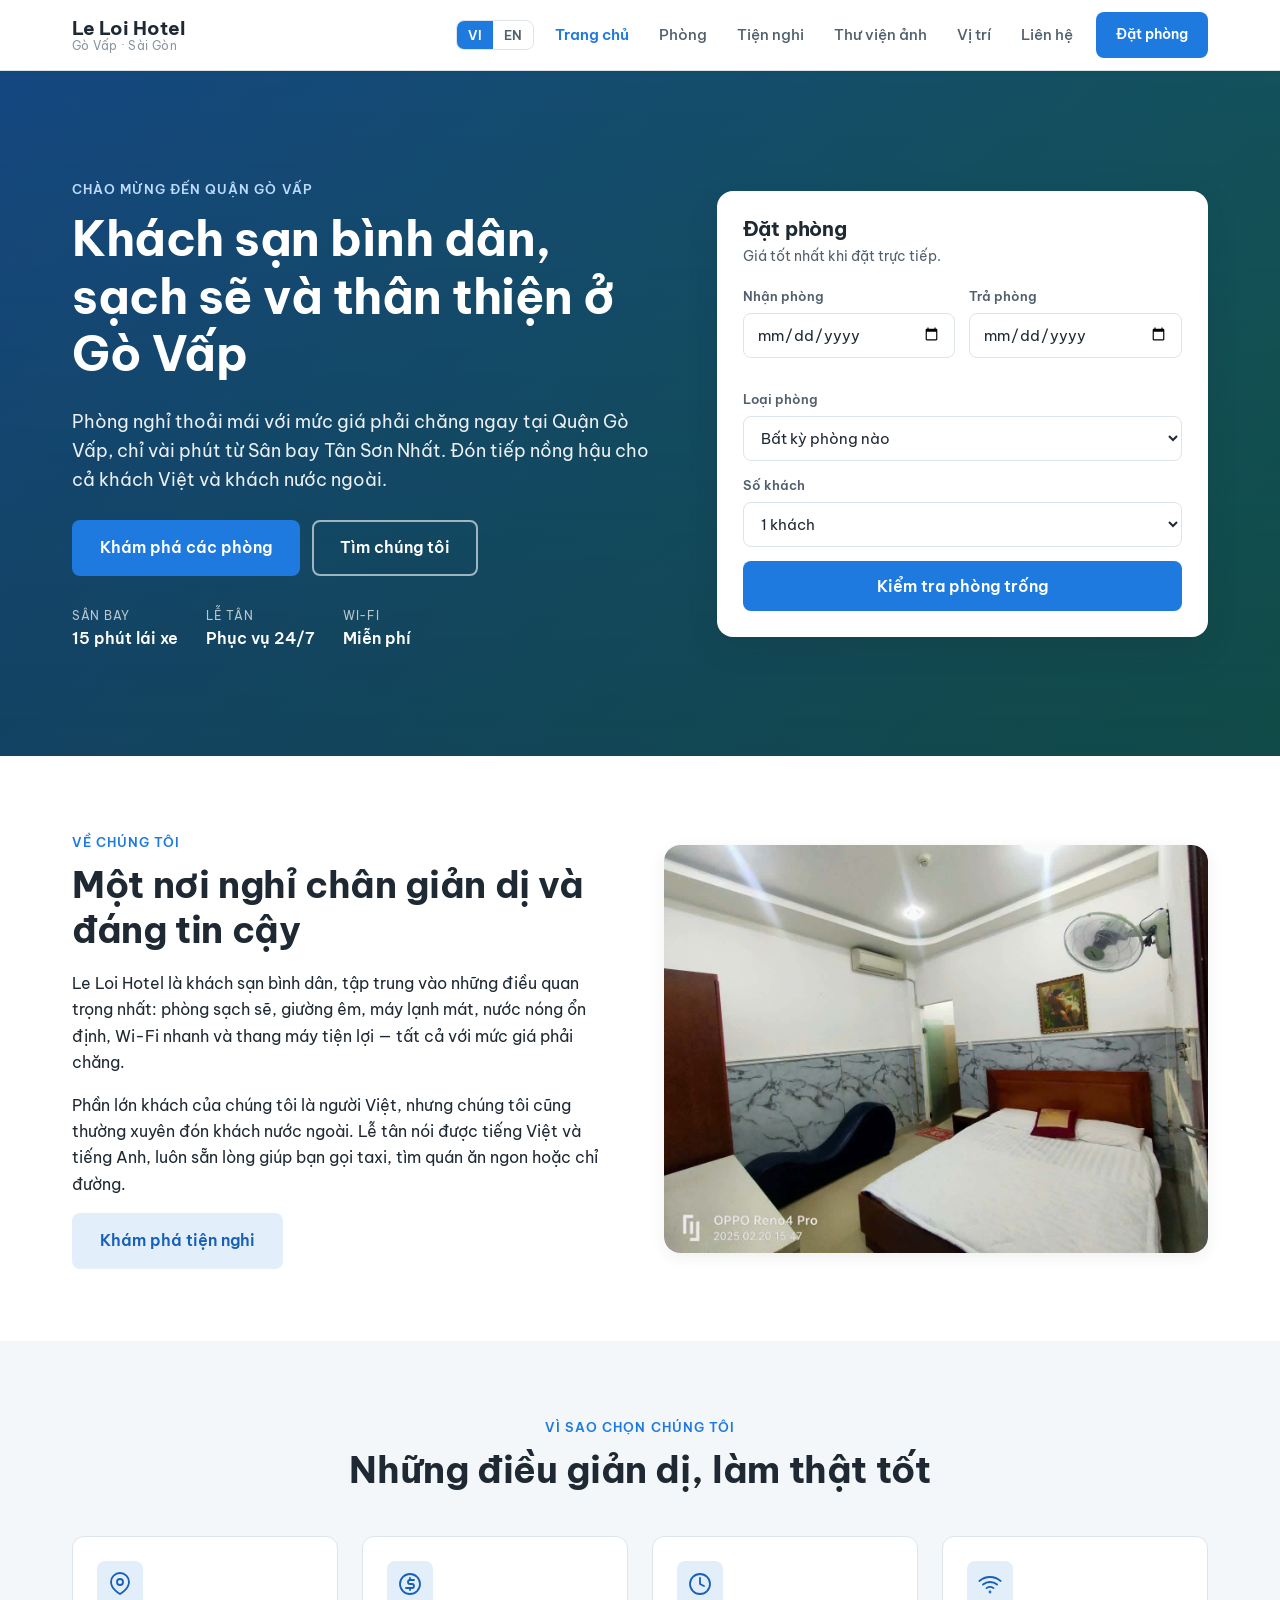
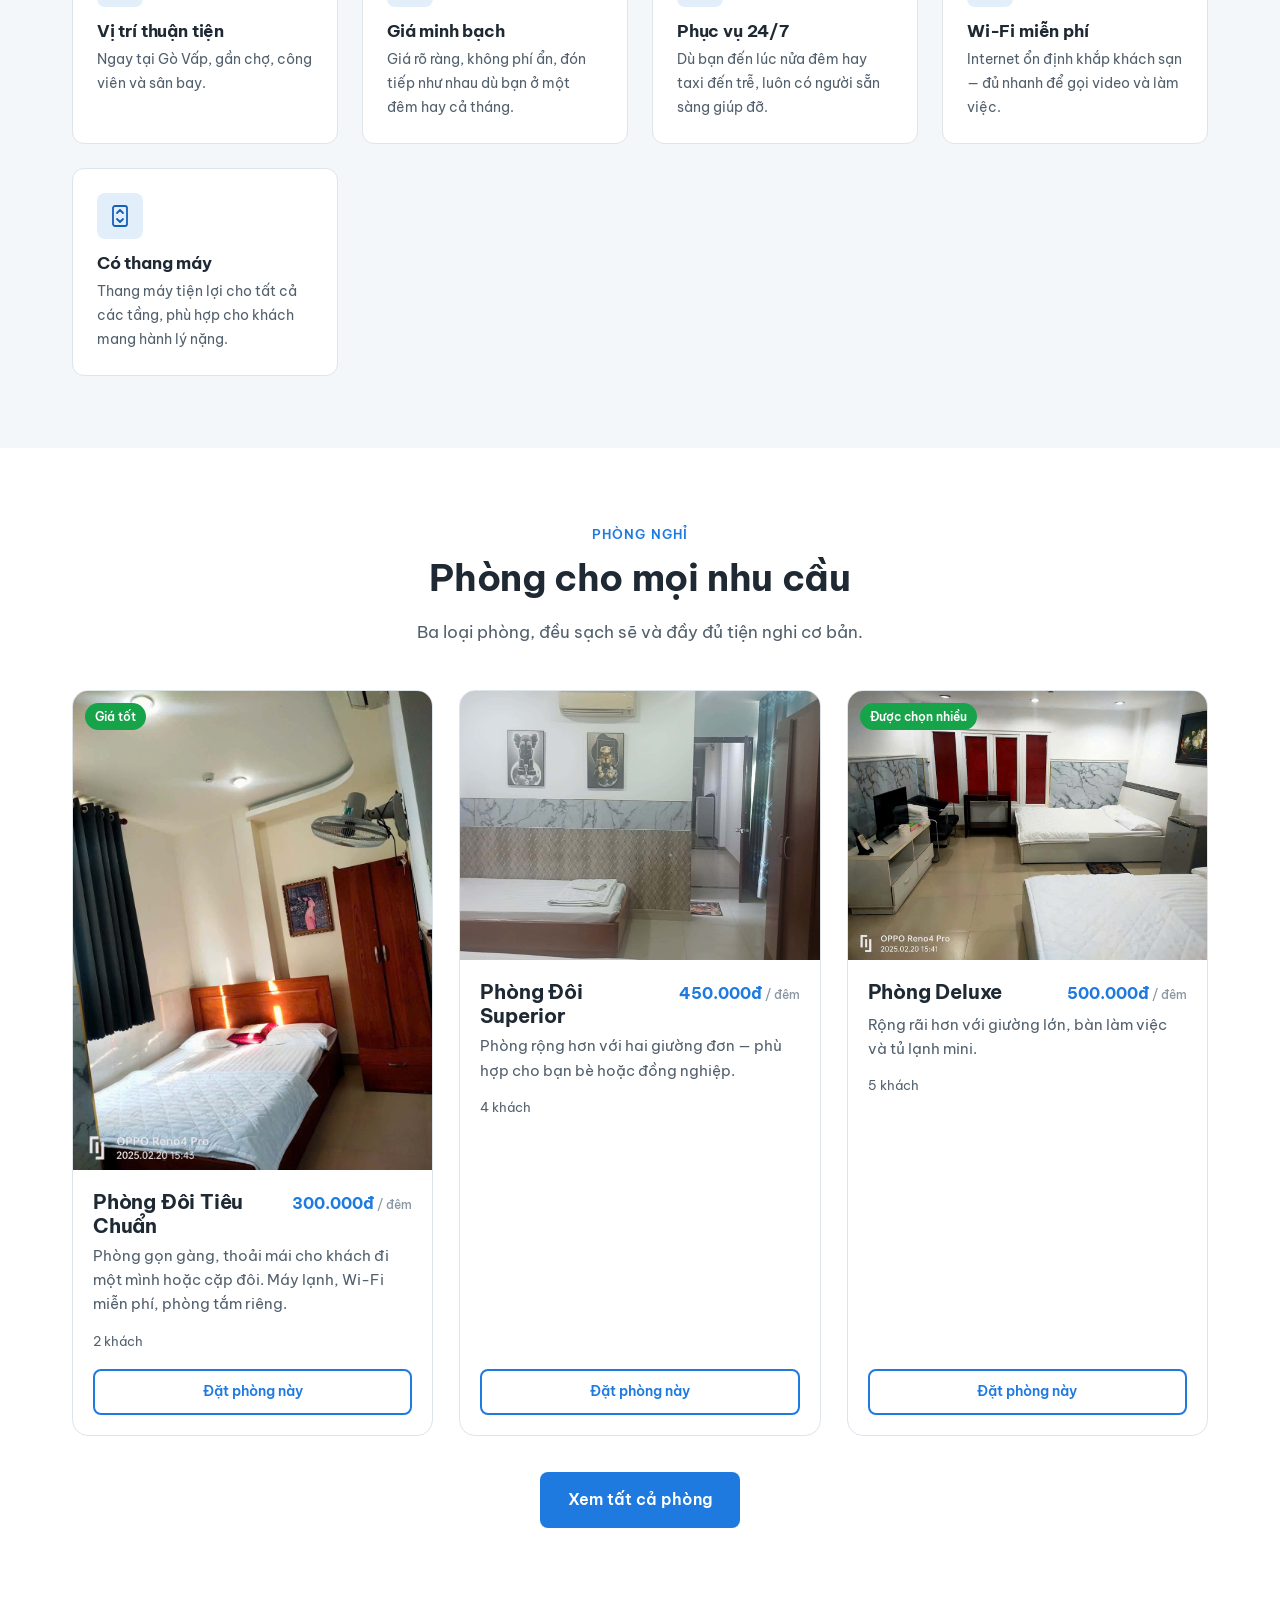
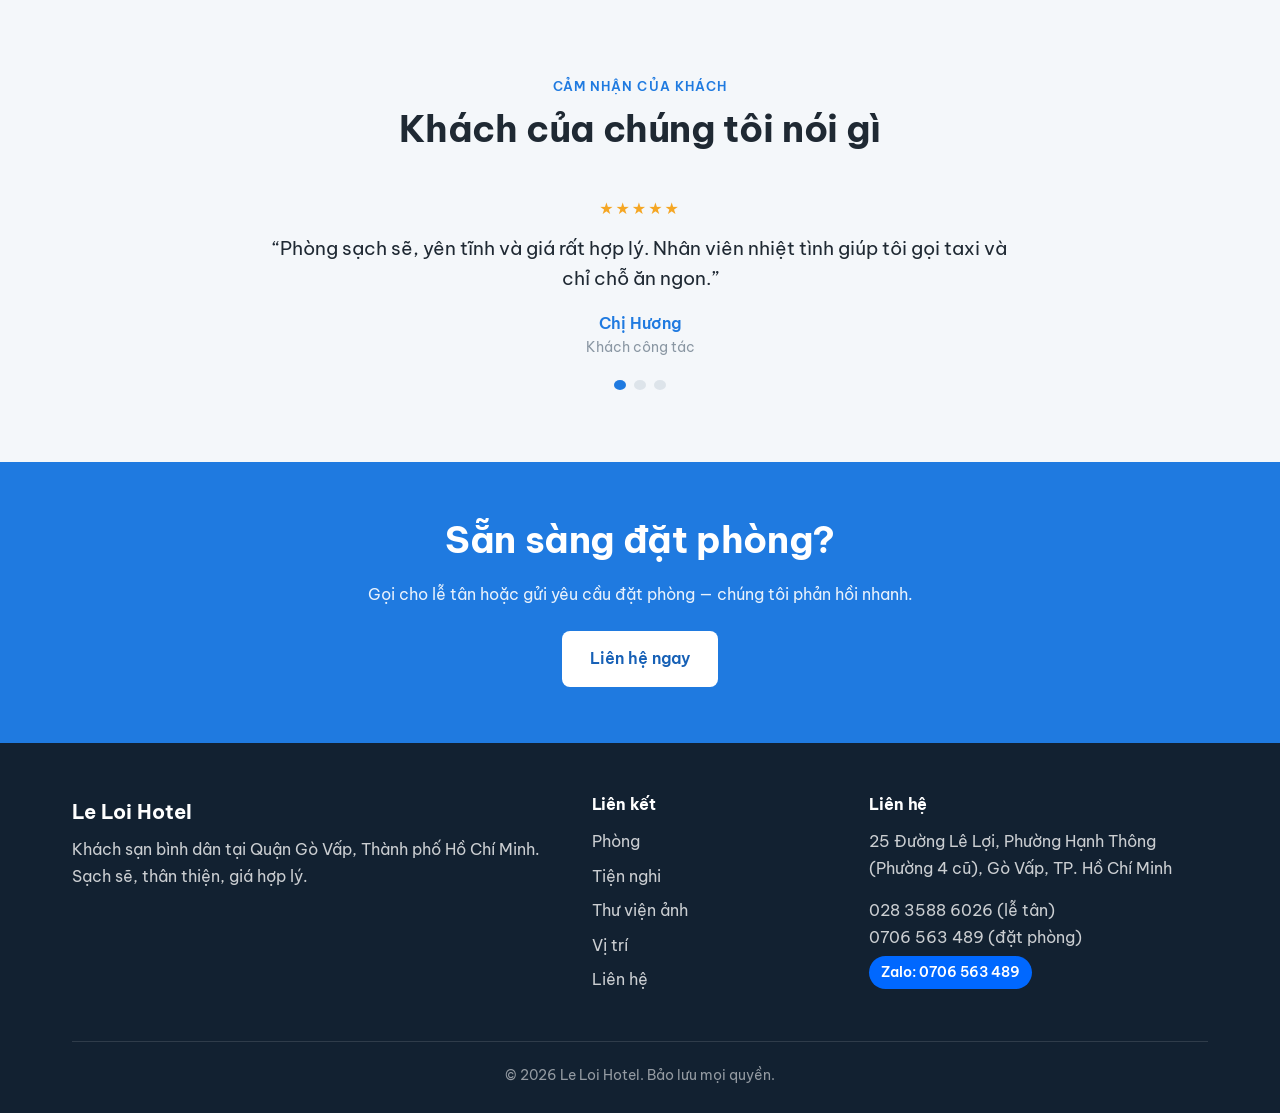
<file: index.html>
<!doctype html>
<html lang="vi">
<head>
  <meta charset="utf-8">
  <meta name="viewport" content="width=device-width, initial-scale=1">
  <title>Le Loi Hotel — Khách sạn bình dân tại Gò Vấp, TP.HCM</title>
  <meta name="description" content="Le Loi Hotel — khách sạn bình dân, sạch sẽ tại 25 Đường Lê Lợi, Phường Hạnh Thông, Gò Vấp, TP.HCM. Gần sân bay Tân Sơn Nhất. Budget hotel in Go Vap, HCMC.">
  <meta name="theme-color" content="#1f7ae0">
  <link rel="icon" href="data:image/svg+xml,%3Csvg xmlns='http://www.w3.org/2000/svg' viewBox='0 0 100 100'%3E%3Crect width='100' height='100' rx='20' fill='%231f7ae0'/%3E%3Ctext x='50' y='70' font-family='Segoe UI,sans-serif' font-size='58' font-weight='700' fill='white' text-anchor='middle'%3EL%3C/text%3E%3C/svg%3E">
  <link rel="preconnect" href="https://fonts.googleapis.com">
  <link rel="preconnect" href="https://fonts.gstatic.com" crossorigin>
  <link href="https://fonts.googleapis.com/css2?family=Be+Vietnam+Pro:wght@400;500;600;700&display=swap" rel="stylesheet">
  <link rel="stylesheet" href="css/style.css">
</head>
<body data-title-key="meta.title.home">

  <!-- NAV -->
  <header class="nav" role="banner">
    <div class="container">
      <div class="nav__inner">
        <a href="index.html" class="nav__brand">
          <span class="nav__brand-name">Le Loi Hotel</span>
          <span class="nav__brand-tag" data-i18n="brand.tag">Gò Vấp · Sài Gòn</span>
        </a>
        <div class="nav__right">
          <div class="lang-switch" role="group" aria-label="Language">
            <button class="lang-switch__btn is-active" data-lang="vi" type="button">VI</button>
            <button class="lang-switch__btn" data-lang="en" type="button">EN</button>
          </div>
          <button class="nav__toggle" type="button" aria-label="Menu" aria-expanded="false">
            <span></span><span></span><span></span>
          </button>
          <nav class="nav__menu" aria-label="Main">
            <a href="index.html" class="nav__link is-active" data-i18n="nav.home">Trang chủ</a>
            <a href="rooms.html" class="nav__link" data-i18n="nav.rooms">Phòng</a>
            <a href="amenities.html" class="nav__link" data-i18n="nav.amenities">Tiện nghi</a>
            <a href="gallery.html" class="nav__link" data-i18n="nav.gallery">Thư viện ảnh</a>
            <a href="location.html" class="nav__link" data-i18n="nav.location">Vị trí</a>
            <a href="contact.html" class="nav__link" data-i18n="nav.contact">Liên hệ</a>
            <a href="#booking" class="btn btn--primary btn--sm nav__cta" data-i18n="nav.book">Đặt phòng</a>
          </nav>
        </div>
      </div>
    </div>
  </header>

  <!-- HERO -->
  <section class="hero" id="booking">
    <div class="container">
      <div class="hero__grid">
        <div class="hero__copy reveal">
          <span class="eyebrow" data-i18n="hero.eyebrow">Chào mừng đến Quận Gò Vấp</span>
          <h1 data-i18n="hero.title">Khách sạn bình dân, sạch sẽ và thân thiện ở Gò Vấp</h1>
          <p class="hero__lead" data-i18n="hero.lead">Phòng nghỉ thoải mái với mức giá phải chăng ngay tại Quận Gò Vấp, chỉ vài phút từ Sân bay Tân Sơn Nhất. Đón tiếp nồng hậu cho cả khách Việt và khách nước ngoài.</p>
          <div style="display:flex; gap:12px; flex-wrap:wrap;">
            <a href="rooms.html" class="btn btn--primary" data-i18n="btn.exploreRooms">Khám phá các phòng</a>
            <a href="location.html" class="btn btn--outline" style="color:#fff; border-color:rgba(255,255,255,0.6);" data-i18n="btn.findUs">Tìm chúng tôi</a>
          </div>
          <div class="hero__meta">
            <div class="hero__meta-item"><span class="label" data-i18n="hero.metaAirport">Sân bay</span><span class="value" data-i18n="hero.metaAirportV">15 phút lái xe</span></div>
            <div class="hero__meta-item"><span class="label" data-i18n="hero.metaDesk">Lễ tân</span><span class="value" data-i18n="hero.metaDeskV">Phục vụ 24/7</span></div>
            <div class="hero__meta-item"><span class="label" data-i18n="hero.metaWifi">Wi-Fi</span><span class="value" data-i18n="hero.metaWifiV">Miễn phí</span></div>
          </div>
        </div>

        <!-- Booking widget -->
        <div class="booking-card reveal">
          <h3 data-i18n="book.title">Đặt phòng</h3>
          <p class="booking-card__sub" data-i18n="book.sub">Giá tốt nhất khi đặt trực tiếp.</p>
          <form data-booking-form novalidate>
            <div class="booking-grid">
              <div class="field">
                <label for="ci" data-i18n="book.checkin">Nhận phòng</label>
                <input type="date" id="ci" name="checkin">
                <span class="field__error"></span>
              </div>
              <div class="field">
                <label for="co" data-i18n="book.checkout">Trả phòng</label>
                <input type="date" id="co" name="checkout">
                <span class="field__error"></span>
              </div>
            </div>
            <div class="field">
              <label for="rt" data-i18n="book.roomtype">Loại phòng</label>
              <select id="rt" name="roomtype">
                <option value="any" data-i18n="book.anyRoom">Bất kỳ phòng nào</option>
                <option value="standard" data-i18n="room.std">Phòng Đôi Tiêu Chuẩn</option>
                <option value="superior" data-i18n="room.sup">Phòng Đôi Superior</option>
                <option value="deluxe" data-i18n="room.dlx">Phòng Deluxe</option>
              </select>
            </div>
            <div class="field">
              <label for="gs" data-i18n="book.guests">Số khách</label>
              <select id="gs" name="guests">
                <option value="1" data-i18n="book.g1">1 khách</option>
                <option value="2" data-i18n="book.g2">2 khách</option>
                <option value="3" data-i18n="book.g3">3 khách</option>
                <option value="4" data-i18n="book.g4">4 khách</option>
              </select>
            </div>
            <button type="submit" class="btn btn--primary btn--block" data-i18n="btn.checkAvail">Kiểm tra phòng trống</button>
          </form>
        </div>
      </div>
    </div>
  </section>

  <!-- WELCOME -->
  <section class="section">
    <div class="container">
      <div class="welcome__grid">
        <div class="welcome__copy reveal">
          <span class="eyebrow" data-i18n="welcome.eyebrow">Về chúng tôi</span>
          <h2 data-i18n="welcome.title">Một nơi nghỉ chân giản dị và đáng tin cậy</h2>
          <p data-i18n="welcome.p1">Le Loi Hotel là khách sạn bình dân, tập trung vào những điều quan trọng nhất: phòng sạch sẽ, giường êm, máy lạnh mát, nước nóng ổn định, Wi-Fi nhanh và thang máy tiện lợi — tất cả với mức giá phải chăng.</p>
          <p data-i18n="welcome.p2">Phần lớn khách của chúng tôi là người Việt, nhưng chúng tôi cũng thường xuyên đón khách nước ngoài. Lễ tân nói được tiếng Việt và tiếng Anh, luôn sẵn lòng giúp bạn gọi taxi, tìm quán ăn ngon hoặc chỉ đường.</p>
          <a href="amenities.html" class="btn btn--ghost" data-i18n="btn.amenities">Khám phá tiện nghi</a>
        </div>
        <div class="welcome__image reveal">
          <div class="split__image" style="overflow:hidden;">
            <img src="images/96a55f16-1e61-4a62-a44d-4a5acb9797bd.jpeg" alt="Phòng nghỉ Le Loi Hotel" style="width:100%;height:100%;object-fit:cover;">
          </div>
        </div>
      </div>
    </div>
  </section>

  <!-- WHY US -->
  <section class="section section--soft">
    <div class="container">
      <div class="section-header reveal">
        <span class="eyebrow" data-i18n="why.eyebrow">Vì sao chọn chúng tôi</span>
        <h2 data-i18n="why.title">Những điều giản dị, làm thật tốt</h2>
      </div>
      <div class="feature-grid">
        <div class="feature reveal">
          <div class="feature__icon" aria-hidden="true"><svg viewBox="0 0 24 24" fill="none" stroke="currentColor" stroke-width="1.8" stroke-linecap="round" stroke-linejoin="round"><path d="M21 10c0 7-9 12-9 12s-9-5-9-12a9 9 0 0 1 18 0z"/><circle cx="12" cy="10" r="3"/></svg></div>
          <h3 data-i18n="why.loc">Vị trí thuận tiện</h3>
          <p data-i18n="why.locP">Ngay tại Gò Vấp, gần chợ, công viên và sân bay.</p>
        </div>
        <div class="feature reveal">
          <div class="feature__icon" aria-hidden="true"><svg viewBox="0 0 24 24" fill="none" stroke="currentColor" stroke-width="1.8" stroke-linecap="round" stroke-linejoin="round"><circle cx="12" cy="12" r="10"/><path d="M16 8h-4a2 2 0 0 0 0 4h2a2 2 0 0 1 0 4H8"/><path d="M12 6v2M12 16v2"/></svg></div>
          <h3 data-i18n="why.price">Giá minh bạch</h3>
          <p data-i18n="why.priceP">Giá rõ ràng, không phí ẩn, đón tiếp như nhau dù bạn ở một đêm hay cả tháng.</p>
        </div>
        <div class="feature reveal">
          <div class="feature__icon" aria-hidden="true"><svg viewBox="0 0 24 24" fill="none" stroke="currentColor" stroke-width="1.8" stroke-linecap="round" stroke-linejoin="round"><circle cx="12" cy="12" r="10"/><polyline points="12 6 12 12 16 14"/></svg></div>
          <h3 data-i18n="why.service">Phục vụ 24/7</h3>
          <p data-i18n="why.serviceP">Dù bạn đến lúc nửa đêm hay taxi đến trễ, luôn có người sẵn sàng giúp đỡ.</p>
        </div>
        <div class="feature reveal">
          <div class="feature__icon" aria-hidden="true"><svg viewBox="0 0 24 24" fill="none" stroke="currentColor" stroke-width="1.8" stroke-linecap="round" stroke-linejoin="round"><path d="M5 12.55a11 11 0 0 1 14.08 0"/><path d="M1.42 9a16 16 0 0 1 21.16 0"/><path d="M8.53 16.11a6 6 0 0 1 6.95 0"/><circle cx="12" cy="20" r="0.5" fill="currentColor"/></svg></div>
          <h3 data-i18n="why.wifi">Wi-Fi miễn phí</h3>
          <p data-i18n="why.wifiP">Internet ổn định khắp khách sạn — đủ nhanh để gọi video và làm việc.</p>
        </div>
        <div class="feature reveal">
          <div class="feature__icon" aria-hidden="true"><svg viewBox="0 0 24 24" fill="none" stroke="currentColor" stroke-width="1.8" stroke-linecap="round" stroke-linejoin="round"><rect x="5" y="2" width="14" height="20" rx="2"/><path d="M9 9l3-3 3 3"/><path d="M9 15l3 3 3-3"/></svg></div>
          <h3 data-i18n="why.elevator">Có thang máy</h3>
          <p data-i18n="why.elevatorP">Thang máy tiện lợi cho tất cả các tầng, phù hợp cho khách mang hành lý nặng.</p>
        </div>
      </div>
    </div>
  </section>

  <!-- FEATURED ROOMS -->
  <section class="section">
    <div class="container">
      <div class="section-header reveal">
        <span class="eyebrow" data-i18n="rooms.eyebrow">Phòng nghỉ</span>
        <h2 data-i18n="rooms.title">Phòng cho mọi nhu cầu</h2>
        <p data-i18n="rooms.lead">Bốn loại phòng, đều sạch sẽ và đầy đủ tiện nghi cơ bản.</p>
      </div>
      <div class="card-grid">
        <article class="room-card reveal">
          <div class="room-card__img"><img src="images/0e4d5ff3-4f43-43a6-987d-24e85d089cef.jpeg" alt="Phòng Đôi Tiêu Chuẩn" style="width:100%;height:100%;object-fit:cover;"><span class="room-card__badge" data-i18n="room.badgeValue">Giá tốt</span></div>
          <div class="room-card__body">
            <div class="room-card__title"><h3 data-i18n="room.std">Phòng Đôi Tiêu Chuẩn</h3><span class="room-card__price">300.000đ<small> <span data-i18n="room.perNight">/ đêm</span></small></span></div>
            <p class="room-card__desc" data-i18n="room.stdDesc">Phòng gọn gàng, thoải mái cho khách đi một mình hoặc cặp đôi. Máy lạnh, Wi-Fi miễn phí, phòng tắm riêng.</p>
            <div class="room-card__meta"><span data-i18n="room.sleeps2">2 khách</span></div>
            <a href="rooms.html" class="btn btn--outline btn--sm" data-i18n="btn.bookRoom">Đặt phòng này</a>
          </div>
        </article>
        <article class="room-card reveal">
          <div class="room-card__img"><img src="images/47103183-7f18-4995-8cfc-9876e59dd72d.jpeg" alt="Phòng Đôi Superior" style="width:100%;height:100%;object-fit:cover;"></div>
          <div class="room-card__body">
            <div class="room-card__title"><h3 data-i18n="room.sup">Phòng Đôi Superior</h3><span class="room-card__price">450.000đ<small> <span data-i18n="room.perNight">/ đêm</span></small></span></div>
            <p class="room-card__desc" data-i18n="room.supDesc">Phòng rộng hơn với hai giường đơn — phù hợp cho bạn bè hoặc đồng nghiệp.</p>
            <div class="room-card__meta"><span data-i18n="room.sleeps4">4 khách</span></div>
            <a href="rooms.html" class="btn btn--outline btn--sm" data-i18n="btn.bookRoom">Đặt phòng này</a>
          </div>
        </article>
        <article class="room-card reveal">
          <div class="room-card__img"><img src="images/56a2ba44-d0be-487e-beaf-c883d0c51fb4.jpeg" alt="Phòng Deluxe" style="width:100%;height:100%;object-fit:cover;"><span class="room-card__badge" data-i18n="room.badgePopular">Được chọn nhiều</span></div>
          <div class="room-card__body">
            <div class="room-card__title"><h3 data-i18n="room.dlx">Phòng Deluxe</h3><span class="room-card__price">500.000đ<small> <span data-i18n="room.perNight">/ đêm</span></small></span></div>
            <p class="room-card__desc" data-i18n="room.dlxDesc">Rộng rãi hơn với giường lớn, bàn làm việc và tủ lạnh mini.</p>
            <div class="room-card__meta"><span data-i18n="room.sleeps5">5 khách</span></div>
            <a href="rooms.html" class="btn btn--outline btn--sm" data-i18n="btn.bookRoom">Đặt phòng này</a>
          </div>
        </article>
      </div>
      <div class="text-center" style="margin-top:36px;">
        <a href="rooms.html" class="btn btn--primary" data-i18n="btn.viewAll">Xem tất cả phòng</a>
      </div>
    </div>
  </section>

  <!-- TESTIMONIALS -->
  <section class="section section--soft">
    <div class="container">
      <div class="section-header reveal">
        <span class="eyebrow" data-i18n="test.eyebrow">Cảm nhận của khách</span>
        <h2 data-i18n="test.title">Khách của chúng tôi nói gì</h2>
      </div>
      <div class="testimonial-carousel reveal" data-testimonials>
        <div class="testimonial is-active">
          <div class="testimonial__stars">★★★★★</div>
          <p class="testimonial__quote" data-i18n="test.q1">“Phòng sạch sẽ, yên tĩnh và giá rất hợp lý...”</p>
          <div class="testimonial__author" data-i18n="test.a1">Chị Hương</div>
          <div class="testimonial__role" data-i18n="test.r1">Khách công tác</div>
        </div>
        <div class="testimonial">
          <div class="testimonial__stars">★★★★★</div>
          <p class="testimonial__quote" data-i18n="test.q2">“Stayed two weeks while working in Saigon...”</p>
          <div class="testimonial__author" data-i18n="test.a2">David</div>
          <div class="testimonial__role" data-i18n="test.r2">Khách nước ngoài</div>
        </div>
        <div class="testimonial">
          <div class="testimonial__stars">★★★★★</div>
          <p class="testimonial__quote" data-i18n="test.q3">“Gia đình tôi bốn người ở phòng gia đình rất thoải mái...”</p>
          <div class="testimonial__author" data-i18n="test.a3">Anh Tuấn</div>
          <div class="testimonial__role" data-i18n="test.r3">Gia đình bốn người</div>
        </div>
        <div class="testimonial-dots">
          <button class="testimonial-dot is-active" aria-label="1"></button>
          <button class="testimonial-dot" aria-label="2"></button>
          <button class="testimonial-dot" aria-label="3"></button>
        </div>
      </div>
    </div>
  </section>

  <!-- CTA -->
  <section class="cta-band">
    <div class="container reveal">
      <h2 data-i18n="cta.title">Sẵn sàng đặt phòng?</h2>
      <p data-i18n="cta.lead">Gọi cho lễ tân hoặc gửi yêu cầu đặt phòng — chúng tôi phản hồi nhanh.</p>
      <a href="contact.html" class="btn btn--primary" data-i18n="cta.btn">Liên hệ ngay</a>
    </div>
  </section>

  <!-- FOOTER -->
  <footer class="footer">
    <div class="container">
      <div class="footer__grid">
        <div>
          <div class="footer__brand-name">Le Loi Hotel</div>
          <p data-i18n="foot.about">Khách sạn bình dân tại Quận Gò Vấp, Thành phố Hồ Chí Minh. Sạch sẽ, thân thiện, giá hợp lý.</p>
        </div>
        <div>
          <h4 data-i18n="foot.links">Liên kết</h4>
          <ul class="footer__links">
            <li><a href="rooms.html" data-i18n="nav.rooms">Phòng</a></li>
            <li><a href="amenities.html" data-i18n="nav.amenities">Tiện nghi</a></li>
            <li><a href="gallery.html" data-i18n="nav.gallery">Thư viện ảnh</a></li>
            <li><a href="location.html" data-i18n="nav.location">Vị trí</a></li>
            <li><a href="contact.html" data-i18n="nav.contact">Liên hệ</a></li>
          </ul>
        </div>
        <div>
          <h4 data-i18n="foot.contact">Liên hệ</h4>
          <p data-i18n="foot.addr">25 Đường Lê Lợi, Phường Hạnh Thông (Phường 4 cũ), Gò Vấp, TP. Hồ Chí Minh</p>
          <p>028 3588 6026 (lễ tân)<br>0706 563 489 (đặt phòng)<br><a href="https://zalo.me/0706563489" target="_blank" rel="noopener" class="zalo-link">Zalo: 0706 563 489</a></p>
        </div>
      </div>
      <div class="footer__bottom">
        © <span data-year>2026</span> Le Loi Hotel. <span data-i18n="foot.rights">Bảo lưu mọi quyền.</span>
      </div>
    </div>
  </footer>

  <!-- BOOKING MODAL -->
  <div class="modal" id="booking-modal" role="dialog" aria-modal="true" aria-labelledby="modal-title">
    <div class="modal__overlay" data-modal-close></div>
    <div class="modal__dialog">
      <button class="modal__close" data-modal-close aria-label="Close"><svg width="22" height="22" viewBox="0 0 24 24" fill="none" stroke="currentColor" stroke-width="2"><line x1="18" y1="6" x2="6" y2="18"/><line x1="6" y1="6" x2="18" y2="18"/></svg></button>
      <div class="modal__icon"><svg width="28" height="28" viewBox="0 0 24 24" fill="none" stroke="currentColor" stroke-width="2.2" stroke-linecap="round" stroke-linejoin="round"><polyline points="20 6 9 17 4 12"/></svg></div>
      <h3 id="modal-title" data-i18n="modal.title">Đã nhận yêu cầu đặt phòng</h3>
      <p data-i18n="modal.body">Cảm ơn bạn! Chúng tôi sẽ liên hệ trong vòng 2 giờ để xác nhận.</p>
      <div class="modal__summary">
        <div class="modal__row"><span class="label" data-i18n="modal.room">Phòng</span><span class="value" data-field="modal-room"></span></div>
        <div class="modal__row"><span class="label" data-i18n="modal.checkin">Nhận phòng</span><span class="value" data-field="modal-checkin"></span></div>
        <div class="modal__row"><span class="label" data-i18n="modal.checkout">Trả phòng</span><span class="value" data-field="modal-checkout"></span></div>
        <div class="modal__row"><span class="label" data-i18n="modal.guests">Số khách</span><span class="value" data-field="modal-guests"></span></div>
      </div>
      <button class="btn btn--primary btn--block" data-modal-ack data-i18n="btn.ack">Đã rõ, cảm ơn</button>
    </div>
  </div>

  <script src="js/i18n.js"></script>
  <script src="js/main.js"></script>
  <script src="js/booking.js"></script>
</body>
</html>
</file>
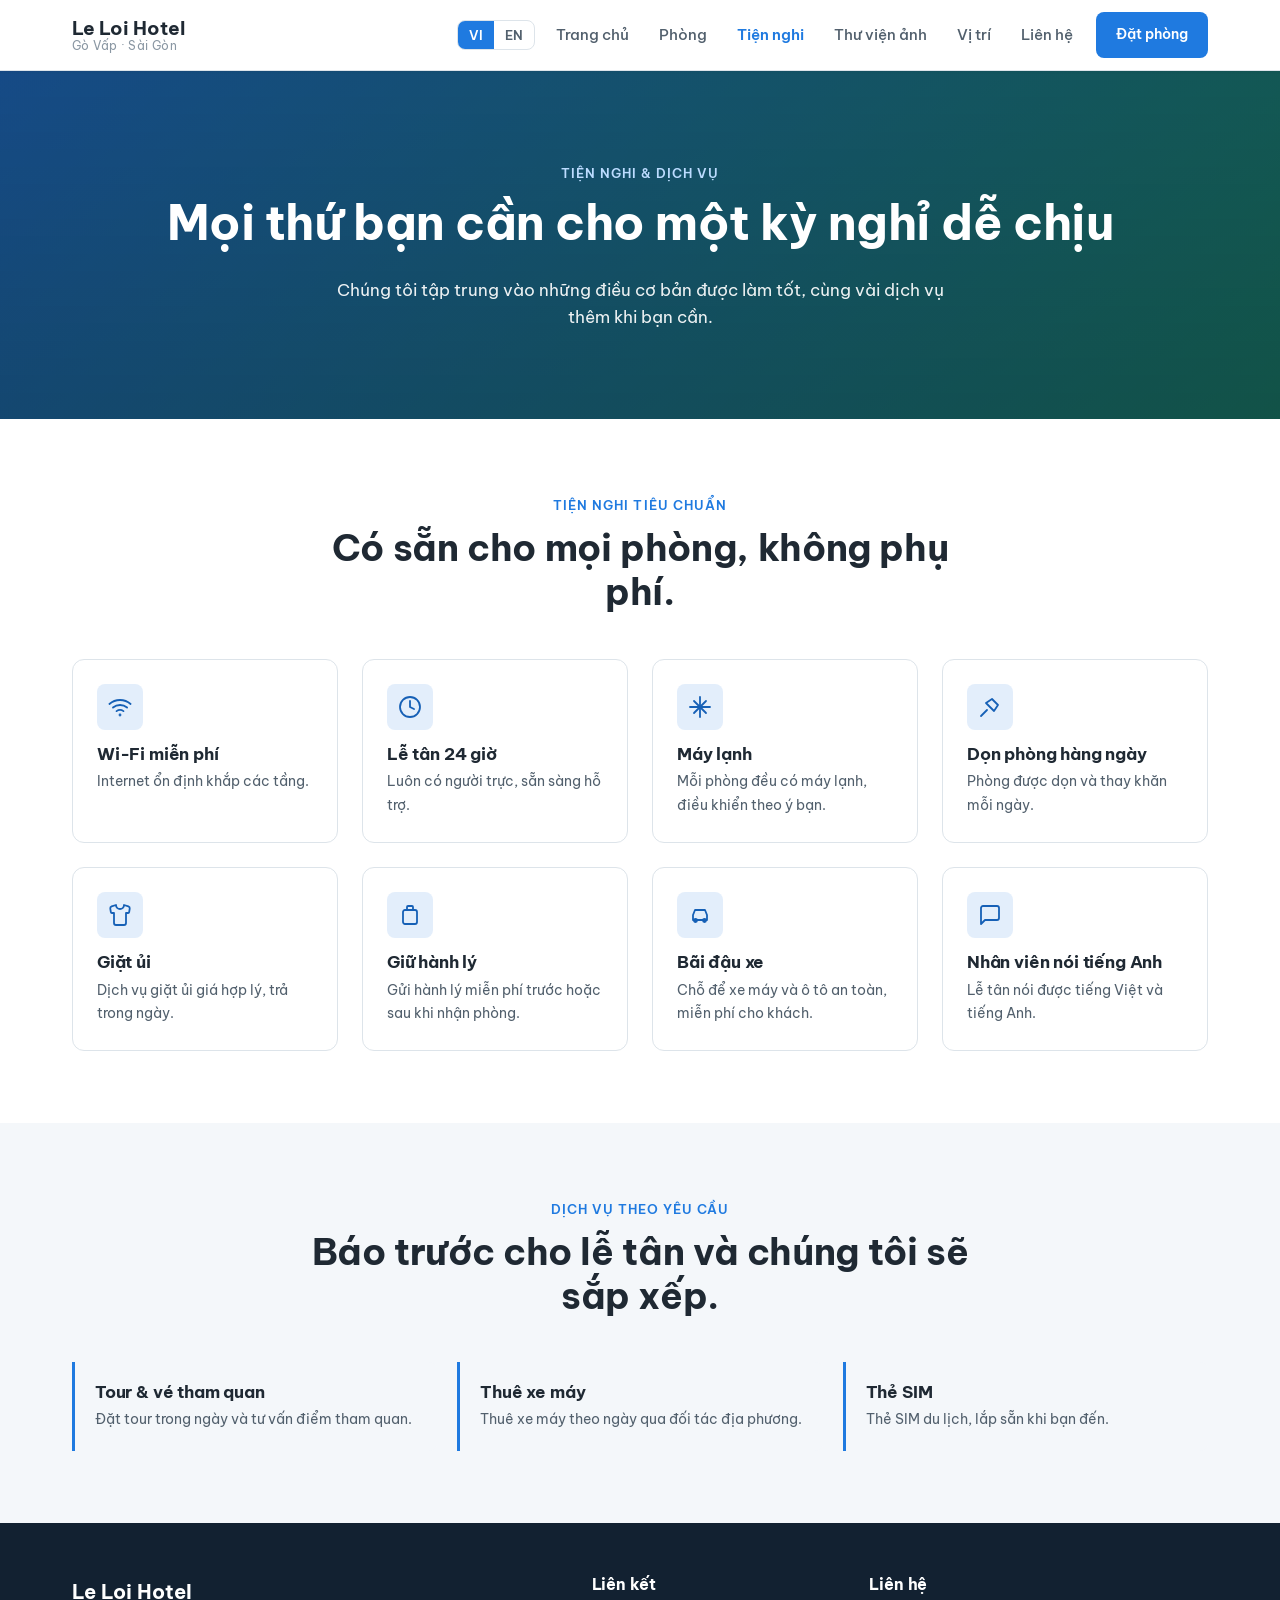
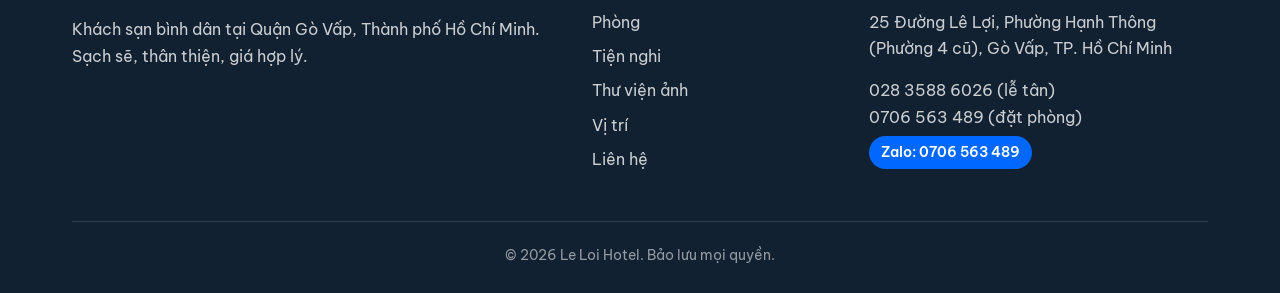
<file: amenities.html>
<!doctype html>
<html lang="vi">
<head>
  <meta charset="utf-8">
  <meta name="viewport" content="width=device-width, initial-scale=1">
  <title>Tiện nghi — Le Loi Hotel</title>
  <meta name="description" content="Wi-Fi miễn phí, lễ tân 24 giờ, máy lạnh, dọn phòng hàng ngày và nhiều tiện nghi khác.">
  <meta name="theme-color" content="#1f7ae0">
  <link rel="icon" href="data:image/svg+xml,%3Csvg xmlns='http://www.w3.org/2000/svg' viewBox='0 0 100 100'%3E%3Crect width='100' height='100' rx='20' fill='%231f7ae0'/%3E%3Ctext x='50' y='70' font-family='Segoe UI,sans-serif' font-size='58' font-weight='700' fill='white' text-anchor='middle'%3EL%3C/text%3E%3C/svg%3E">
  <link rel="preconnect" href="https://fonts.googleapis.com">
  <link rel="preconnect" href="https://fonts.gstatic.com" crossorigin>
  <link href="https://fonts.googleapis.com/css2?family=Be+Vietnam+Pro:wght@400;500;600;700&display=swap" rel="stylesheet">
  <link rel="stylesheet" href="css/style.css">
</head>
<body data-title-key="meta.title.amen">
  <!-- NAV -->
  <header class="nav" role="banner">
    <div class="container">
      <div class="nav__inner">
        <a href="index.html" class="nav__brand">
          <span class="nav__brand-name">Le Loi Hotel</span>
          <span class="nav__brand-tag" data-i18n="brand.tag">Gò Vấp · Sài Gòn</span>
        </a>
        <div class="nav__right">
          <div class="lang-switch" role="group" aria-label="Language">
            <button class="lang-switch__btn is-active" data-lang="vi" type="button">VI</button>
            <button class="lang-switch__btn" data-lang="en" type="button">EN</button>
          </div>
          <button class="nav__toggle" type="button" aria-label="Menu" aria-expanded="false">
            <span></span><span></span><span></span>
          </button>
          <nav class="nav__menu" aria-label="Main">
            <a href="index.html" class="nav__link" data-i18n="nav.home">Trang chủ</a>
            <a href="rooms.html" class="nav__link" data-i18n="nav.rooms">Phòng</a>
            <a href="amenities.html" class="nav__link is-active" data-i18n="nav.amenities">Tiện nghi</a>
            <a href="gallery.html" class="nav__link" data-i18n="nav.gallery">Thư viện ảnh</a>
            <a href="location.html" class="nav__link" data-i18n="nav.location">Vị trí</a>
            <a href="contact.html" class="nav__link" data-i18n="nav.contact">Liên hệ</a>
            <a href="index.html#booking" class="btn btn--primary btn--sm nav__cta" data-i18n="nav.book">Đặt phòng</a>
          </nav>
        </div>
      </div>
    </div>
  </header>

  <section class="page-hero">
    <div class="container">
      <span class="eyebrow" data-i18n="amen.eyebrow">Tiện nghi & dịch vụ</span>
      <h1 data-i18n="amen.title">Mọi thứ bạn cần cho một kỳ nghỉ dễ chịu</h1>
      <p data-i18n="amen.lead">Chúng tôi tập trung vào những điều cơ bản được làm tốt, cùng vài dịch vụ thêm khi bạn cần.</p>
    </div>
  </section>

  <section class="section">
    <div class="container">
      <div class="section-header reveal">
        <span class="eyebrow" data-i18n="amen.includedTitle">Tiện nghi tiêu chuẩn</span>
        <h2 data-i18n="amen.includedLead">Có sẵn cho mọi phòng, không phụ phí.</h2>
      </div>
      <div class="feature-grid">
        <div class="feature reveal"><div class="feature__icon"><svg viewBox="0 0 24 24" fill="none" stroke="currentColor" stroke-width="1.8" stroke-linecap="round" stroke-linejoin="round"><path d="M5 12.55a11 11 0 0 1 14.08 0"/><path d="M1.42 9a16 16 0 0 1 21.16 0"/><path d="M8.53 16.11a6 6 0 0 1 6.95 0"/><circle cx="12" cy="20" r="0.5" fill="currentColor"/></svg></div><h3 data-i18n="amen.wifi">Wi-Fi miễn phí</h3><p data-i18n="amen.wifiP">Internet ổn định khắp các tầng.</p></div>
        <div class="feature reveal"><div class="feature__icon"><svg viewBox="0 0 24 24" fill="none" stroke="currentColor" stroke-width="1.8" stroke-linecap="round" stroke-linejoin="round"><circle cx="12" cy="12" r="10"/><polyline points="12 6 12 12 16 14"/></svg></div><h3 data-i18n="amen.desk">Lễ tân 24 giờ</h3><p data-i18n="amen.deskP">Luôn có người trực, sẵn sàng hỗ trợ.</p></div>
        <div class="feature reveal"><div class="feature__icon"><svg viewBox="0 0 24 24" fill="none" stroke="currentColor" stroke-width="1.8" stroke-linecap="round" stroke-linejoin="round"><line x1="2" y1="12" x2="22" y2="12"/><line x1="12" y1="2" x2="12" y2="22"/><path d="M6 6l12 12M18 6L6 18"/></svg></div><h3 data-i18n="amen.ac">Máy lạnh</h3><p data-i18n="amen.acP">Mỗi phòng đều có máy lạnh, điều khiển theo ý bạn.</p></div>
        <div class="feature reveal"><div class="feature__icon"><svg viewBox="0 0 24 24" fill="none" stroke="currentColor" stroke-width="1.8" stroke-linecap="round" stroke-linejoin="round"><path d="M3 21l6-6"/><path d="M14 4l6 6-4 6-8-8z"/></svg></div><h3 data-i18n="amen.clean">Dọn phòng hàng ngày</h3><p data-i18n="amen.cleanP">Phòng được dọn và thay khăn mỗi ngày.</p></div>
        <div class="feature reveal"><div class="feature__icon"><svg viewBox="0 0 24 24" fill="none" stroke="currentColor" stroke-width="1.8" stroke-linecap="round" stroke-linejoin="round"><path d="M20.38 3.46 16 2a4 4 0 0 1-8 0L3.62 3.46a2 2 0 0 0-1.34 2.23l.58 3.47a1 1 0 0 0 .99.84H6v10a2 2 0 0 0 2 2h8a2 2 0 0 0 2-2V10h2.15a1 1 0 0 0 .99-.84l.58-3.47a2 2 0 0 0-1.34-2.23z"/></svg></div><h3 data-i18n="amen.laundry">Giặt ủi</h3><p data-i18n="amen.laundryP">Dịch vụ giặt ủi giá hợp lý, trả trong ngày.</p></div>
        <div class="feature reveal"><div class="feature__icon"><svg viewBox="0 0 24 24" fill="none" stroke="currentColor" stroke-width="1.8" stroke-linecap="round" stroke-linejoin="round"><rect x="5" y="7" width="14" height="14" rx="2"/><path d="M9 7V4a1 1 0 0 1 1-1h4a1 1 0 0 1 1 1v3"/></svg></div><h3 data-i18n="amen.luggage">Giữ hành lý</h3><p data-i18n="amen.luggageP">Gửi hành lý miễn phí trước hoặc sau khi nhận phòng.</p></div>
        <div class="feature reveal"><div class="feature__icon"><svg viewBox="0 0 24 24" fill="none" stroke="currentColor" stroke-width="1.8" stroke-linecap="round" stroke-linejoin="round"><path d="M5 17h14M5 17v-5l2-5h10l2 5v5"/><circle cx="7.5" cy="17.5" r="1.5"/><circle cx="16.5" cy="17.5" r="1.5"/></svg></div><h3 data-i18n="amen.parking">Bãi đậu xe</h3><p data-i18n="amen.parkingP">Chỗ để xe máy và ô tô an toàn, miễn phí cho khách.</p></div>

        <div class="feature reveal"><div class="feature__icon"><svg viewBox="0 0 24 24" fill="none" stroke="currentColor" stroke-width="1.8" stroke-linecap="round" stroke-linejoin="round"><path d="M21 15a2 2 0 0 1-2 2H7l-4 4V5a2 2 0 0 1 2-2h14a2 2 0 0 1 2 2z"/></svg></div><h3 data-i18n="amen.english">Nhân viên nói tiếng Anh</h3><p data-i18n="amen.englishP">Lễ tân nói được tiếng Việt và tiếng Anh.</p></div>
      </div>
    </div>
  </section>

  <section class="section section--soft">
    <div class="container">
      <div class="section-header reveal">
        <span class="eyebrow" data-i18n="amen.servTitle">Dịch vụ theo yêu cầu</span>
        <h2 data-i18n="amen.servLead">Báo trước cho lễ tân và chúng tôi sẽ sắp xếp.</h2>
      </div>
      <div class="services-list reveal">

        <div class="service-item"><h4 data-i18n="amen.tour">Tour & vé tham quan</h4><p data-i18n="amen.tourP">Đặt tour trong ngày và tư vấn điểm tham quan.</p></div>
        <div class="service-item"><h4 data-i18n="amen.moto">Thuê xe máy</h4><p data-i18n="amen.motoP">Thuê xe máy theo ngày qua đối tác địa phương.</p></div>
        <div class="service-item"><h4 data-i18n="amen.sim">Thẻ SIM</h4><p data-i18n="amen.simP">Thẻ SIM du lịch, lắp sẵn khi bạn đến.</p></div>
      </div>
    </div>
  </section>


  <!-- FOOTER -->
  <footer class="footer">
    <div class="container">
      <div class="footer__grid">
        <div>
          <div class="footer__brand-name">Le Loi Hotel</div>
          <p data-i18n="foot.about">Khách sạn bình dân tại Quận Gò Vấp, Thành phố Hồ Chí Minh. Sạch sẽ, thân thiện, giá hợp lý.</p>
        </div>
        <div>
          <h4 data-i18n="foot.links">Liên kết</h4>
          <ul class="footer__links">
            <li><a href="rooms.html" data-i18n="nav.rooms">Phòng</a></li>
            <li><a href="amenities.html" data-i18n="nav.amenities">Tiện nghi</a></li>
            <li><a href="gallery.html" data-i18n="nav.gallery">Thư viện ảnh</a></li>
            <li><a href="location.html" data-i18n="nav.location">Vị trí</a></li>
            <li><a href="contact.html" data-i18n="nav.contact">Liên hệ</a></li>
          </ul>
        </div>
        <div>
          <h4 data-i18n="foot.contact">Liên hệ</h4>
          <p data-i18n="foot.addr">25 Đường Lê Lợi, Phường Hạnh Thông (Phường 4 cũ), Gò Vấp, TP. Hồ Chí Minh</p>
          <p>028 3588 6026 (lễ tân)<br>0706 563 489 (đặt phòng)<br><a href="https://zalo.me/0706563489" target="_blank" rel="noopener" class="zalo-link">Zalo: 0706 563 489</a></p>
        </div>
      </div>
      <div class="footer__bottom">
        © <span data-year>2026</span> Le Loi Hotel. <span data-i18n="foot.rights">Bảo lưu mọi quyền.</span>
      </div>
    </div>
  </footer>

  <script src="js/i18n.js"></script>
  <script src="js/main.js"></script>
  <script src="js/booking.js"></script>

</body>
</html>
</file>
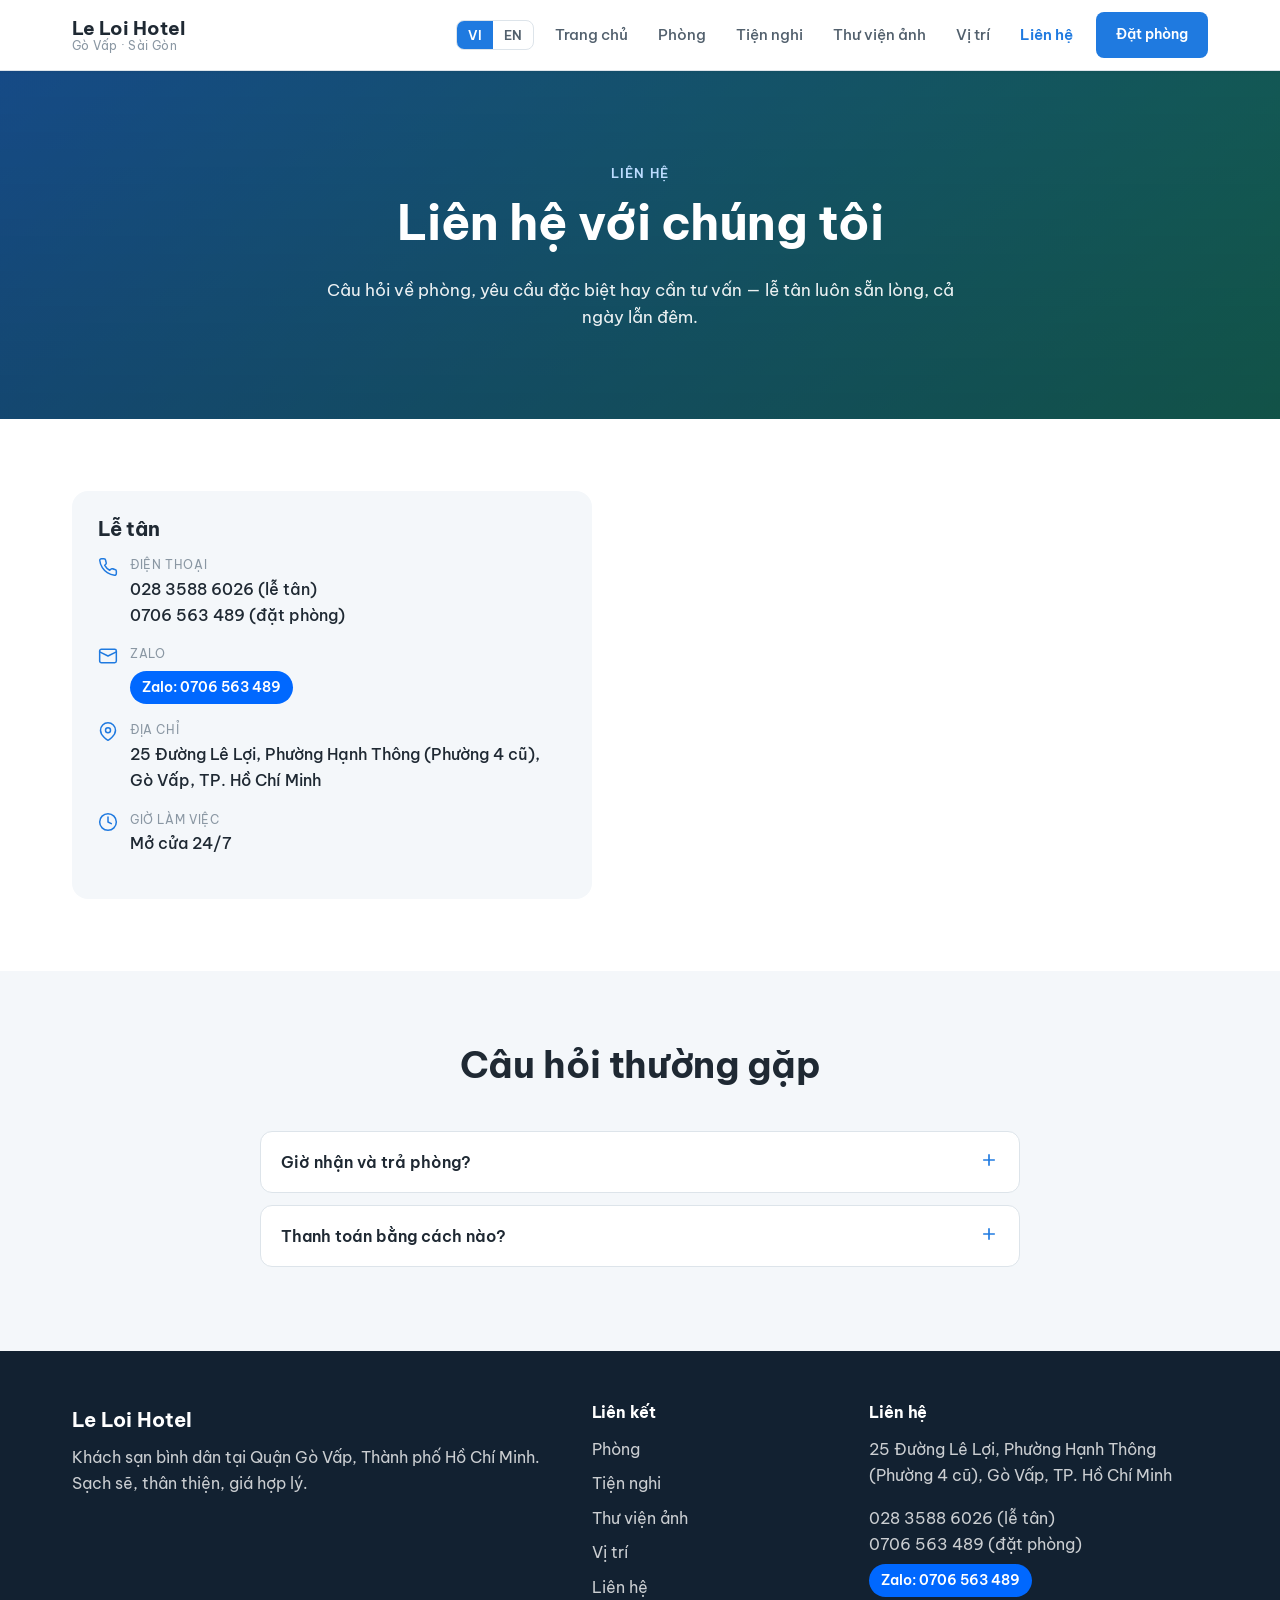
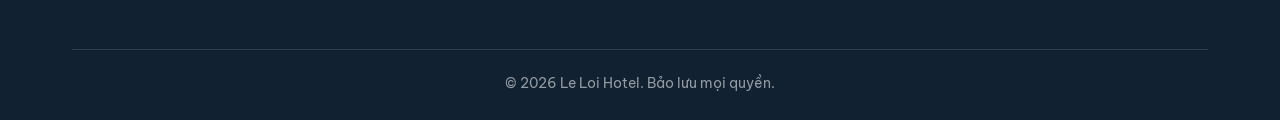
<file: contact.html>
<!doctype html>
<html lang="vi">
<head>
  <meta charset="utf-8">
  <meta name="viewport" content="width=device-width, initial-scale=1">
  <title>Liên hệ — Le Loi Hotel</title>
  <meta name="description" content="Liên hệ Le Loi Hotel để đặt phòng hoặc hỏi thêm thông tin. Lễ tân phục vụ 24/7.">
  <meta name="theme-color" content="#1f7ae0">
  <link rel="icon" href="data:image/svg+xml,%3Csvg xmlns='http://www.w3.org/2000/svg' viewBox='0 0 100 100'%3E%3Crect width='100' height='100' rx='20' fill='%231f7ae0'/%3E%3Ctext x='50' y='70' font-family='Segoe UI,sans-serif' font-size='58' font-weight='700' fill='white' text-anchor='middle'%3EL%3C/text%3E%3C/svg%3E">
  <link rel="preconnect" href="https://fonts.googleapis.com">
  <link rel="preconnect" href="https://fonts.gstatic.com" crossorigin>
  <link href="https://fonts.googleapis.com/css2?family=Be+Vietnam+Pro:wght@400;500;600;700&display=swap" rel="stylesheet">
  <link rel="stylesheet" href="css/style.css">
</head>
<body data-title-key="meta.title.con">
  <!-- NAV -->
  <header class="nav" role="banner">
    <div class="container">
      <div class="nav__inner">
        <a href="index.html" class="nav__brand">
          <span class="nav__brand-name">Le Loi Hotel</span>
          <span class="nav__brand-tag" data-i18n="brand.tag">Gò Vấp · Sài Gòn</span>
        </a>
        <div class="nav__right">
          <div class="lang-switch" role="group" aria-label="Language">
            <button class="lang-switch__btn is-active" data-lang="vi" type="button">VI</button>
            <button class="lang-switch__btn" data-lang="en" type="button">EN</button>
          </div>
          <button class="nav__toggle" type="button" aria-label="Menu" aria-expanded="false">
            <span></span><span></span><span></span>
          </button>
          <nav class="nav__menu" aria-label="Main">
            <a href="index.html" class="nav__link" data-i18n="nav.home">Trang chủ</a>
            <a href="rooms.html" class="nav__link" data-i18n="nav.rooms">Phòng</a>
            <a href="amenities.html" class="nav__link" data-i18n="nav.amenities">Tiện nghi</a>
            <a href="gallery.html" class="nav__link" data-i18n="nav.gallery">Thư viện ảnh</a>
            <a href="location.html" class="nav__link" data-i18n="nav.location">Vị trí</a>
            <a href="contact.html" class="nav__link is-active" data-i18n="nav.contact">Liên hệ</a>
            <a href="index.html#booking" class="btn btn--primary btn--sm nav__cta" data-i18n="nav.book">Đặt phòng</a>
          </nav>
        </div>
      </div>
    </div>
  </header>

  <section class="page-hero">
    <div class="container">
      <span class="eyebrow" data-i18n="con.eyebrow">Liên hệ</span>
      <h1 data-i18n="con.title">Liên hệ với chúng tôi</h1>
      <p data-i18n="con.lead">Câu hỏi về phòng, yêu cầu đặc biệt hay cần tư vấn — lễ tân luôn sẵn lòng, cả ngày lẫn đêm.</p>
    </div>
  </section>

  <section class="section">
    <div class="container">
      <div class="contact-grid contact-grid--single">
        <aside class="contact-aside reveal">
          <h3 data-i18n="con.deskTitle">Lễ tân</h3>
          <div class="contact-detail">
            <span class="contact-detail__icon"><svg width="20" height="20" viewBox="0 0 24 24" fill="none" stroke="currentColor" stroke-width="1.8" stroke-linecap="round" stroke-linejoin="round"><path d="M22 16.92v3a2 2 0 0 1-2.18 2 19.79 19.79 0 0 1-8.63-3.07 19.5 19.5 0 0 1-6-6 19.79 19.79 0 0 1-3.07-8.67A2 2 0 0 1 4.11 2h3a2 2 0 0 1 2 1.72c.13.96.36 1.9.7 2.81a2 2 0 0 1-.45 2.11L8.09 9.91a16 16 0 0 0 6 6l1.27-1.27a2 2 0 0 1 2.11-.45c.91.34 1.85.57 2.81.7A2 2 0 0 1 22 16.92z"/></svg></span>
            <div><div class="contact-detail__label" data-i18n="con.phoneLabel">Điện thoại</div><div class="contact-detail__value">028 3588 6026 (lễ tân)<br>0706 563 489 (đặt phòng)</div></div>
          </div>
          <div class="contact-detail">
            <span class="contact-detail__icon"><svg width="20" height="20" viewBox="0 0 24 24" fill="none" stroke="currentColor" stroke-width="1.8" stroke-linecap="round" stroke-linejoin="round"><rect x="2" y="4" width="20" height="16" rx="2"/><path d="m22 7-10 5L2 7"/></svg></span>
            <div><div class="contact-detail__label">Zalo</div><div class="contact-detail__value"><a href="https://zalo.me/0706563489" target="_blank" rel="noopener" class="zalo-link">Zalo: 0706 563 489</a></div></div>
          </div>
          <div class="contact-detail">
            <span class="contact-detail__icon"><svg width="20" height="20" viewBox="0 0 24 24" fill="none" stroke="currentColor" stroke-width="1.8" stroke-linecap="round" stroke-linejoin="round"><path d="M21 10c0 7-9 12-9 12s-9-5-9-12a9 9 0 0 1 18 0z"/><circle cx="12" cy="10" r="3"/></svg></span>
            <div><div class="contact-detail__label" data-i18n="con.addrLabel">Địa chỉ</div><div class="contact-detail__value" data-i18n="foot.addr">25 Đường Lê Lợi, Phường Hạnh Thông (Phường 4 cũ), Gò Vấp, TP. Hồ Chí Minh</div></div>
          </div>
          <div class="contact-detail">
            <span class="contact-detail__icon"><svg width="20" height="20" viewBox="0 0 24 24" fill="none" stroke="currentColor" stroke-width="1.8" stroke-linecap="round" stroke-linejoin="round"><circle cx="12" cy="12" r="10"/><polyline points="12 6 12 12 16 14"/></svg></span>
            <div><div class="contact-detail__label" data-i18n="con.hoursLabel">Giờ làm việc</div><div class="contact-detail__value" data-i18n="con.hoursValue">Mở cửa 24/7</div></div>
          </div>
        </aside>
      </div>
    </div>
  </section>

  <!-- FAQ -->
  <section class="section section--soft">
    <div class="container">
      <div class="section-header reveal">
        <h2 data-i18n="con.faqTitle">Câu hỏi thường gặp</h2>
      </div>
      <div class="faq reveal">
        <div class="faq-item" data-faq>
          <button class="faq-q" aria-expanded="false"><span data-i18n="con.faqQ1">Giờ nhận và trả phòng?</span><span class="faq-q__icon"><svg width="20" height="20" viewBox="0 0 24 24" fill="none" stroke="currentColor" stroke-width="2"><line x1="12" y1="5" x2="12" y2="19"/><line x1="5" y1="12" x2="19" y2="12"/></svg></span></button>
          <div class="faq-a"><div class="faq-a__inner" data-i18n="con.faqA1">Nhận phòng từ 14:00, trả phòng trước 12:00...</div></div>
        </div>
        <div class="faq-item" data-faq>
          <button class="faq-q" aria-expanded="false"><span data-i18n="con.faqQ4">Thanh toán bằng cách nào?</span><span class="faq-q__icon"><svg width="20" height="20" viewBox="0 0 24 24" fill="none" stroke="currentColor" stroke-width="2"><line x1="12" y1="5" x2="12" y2="19"/><line x1="5" y1="12" x2="19" y2="12"/></svg></span></button>
          <div class="faq-a"><div class="faq-a__inner" data-i18n="con.faqA4">Tiền mặt (VND và USD), thẻ Visa/Mastercard...</div></div>
        </div>
      </div>
    </div>
  </section>


  <!-- FOOTER -->
  <footer class="footer">
    <div class="container">
      <div class="footer__grid">
        <div>
          <div class="footer__brand-name">Le Loi Hotel</div>
          <p data-i18n="foot.about">Khách sạn bình dân tại Quận Gò Vấp, Thành phố Hồ Chí Minh. Sạch sẽ, thân thiện, giá hợp lý.</p>
        </div>
        <div>
          <h4 data-i18n="foot.links">Liên kết</h4>
          <ul class="footer__links">
            <li><a href="rooms.html" data-i18n="nav.rooms">Phòng</a></li>
            <li><a href="amenities.html" data-i18n="nav.amenities">Tiện nghi</a></li>
            <li><a href="gallery.html" data-i18n="nav.gallery">Thư viện ảnh</a></li>
            <li><a href="location.html" data-i18n="nav.location">Vị trí</a></li>
            <li><a href="contact.html" data-i18n="nav.contact">Liên hệ</a></li>
          </ul>
        </div>
        <div>
          <h4 data-i18n="foot.contact">Liên hệ</h4>
          <p data-i18n="foot.addr">25 Đường Lê Lợi, Phường Hạnh Thông (Phường 4 cũ), Gò Vấp, TP. Hồ Chí Minh</p>
          <p>028 3588 6026 (lễ tân)<br>0706 563 489 (đặt phòng)<br><a href="https://zalo.me/0706563489" target="_blank" rel="noopener" class="zalo-link">Zalo: 0706 563 489</a></p>
        </div>
      </div>
      <div class="footer__bottom">
        © <span data-year>2026</span> Le Loi Hotel. <span data-i18n="foot.rights">Bảo lưu mọi quyền.</span>
      </div>
    </div>
  </footer>

  <script src="js/i18n.js"></script>
  <script src="js/main.js"></script>
  <script src="js/booking.js"></script>

</body>
</html>
</file>
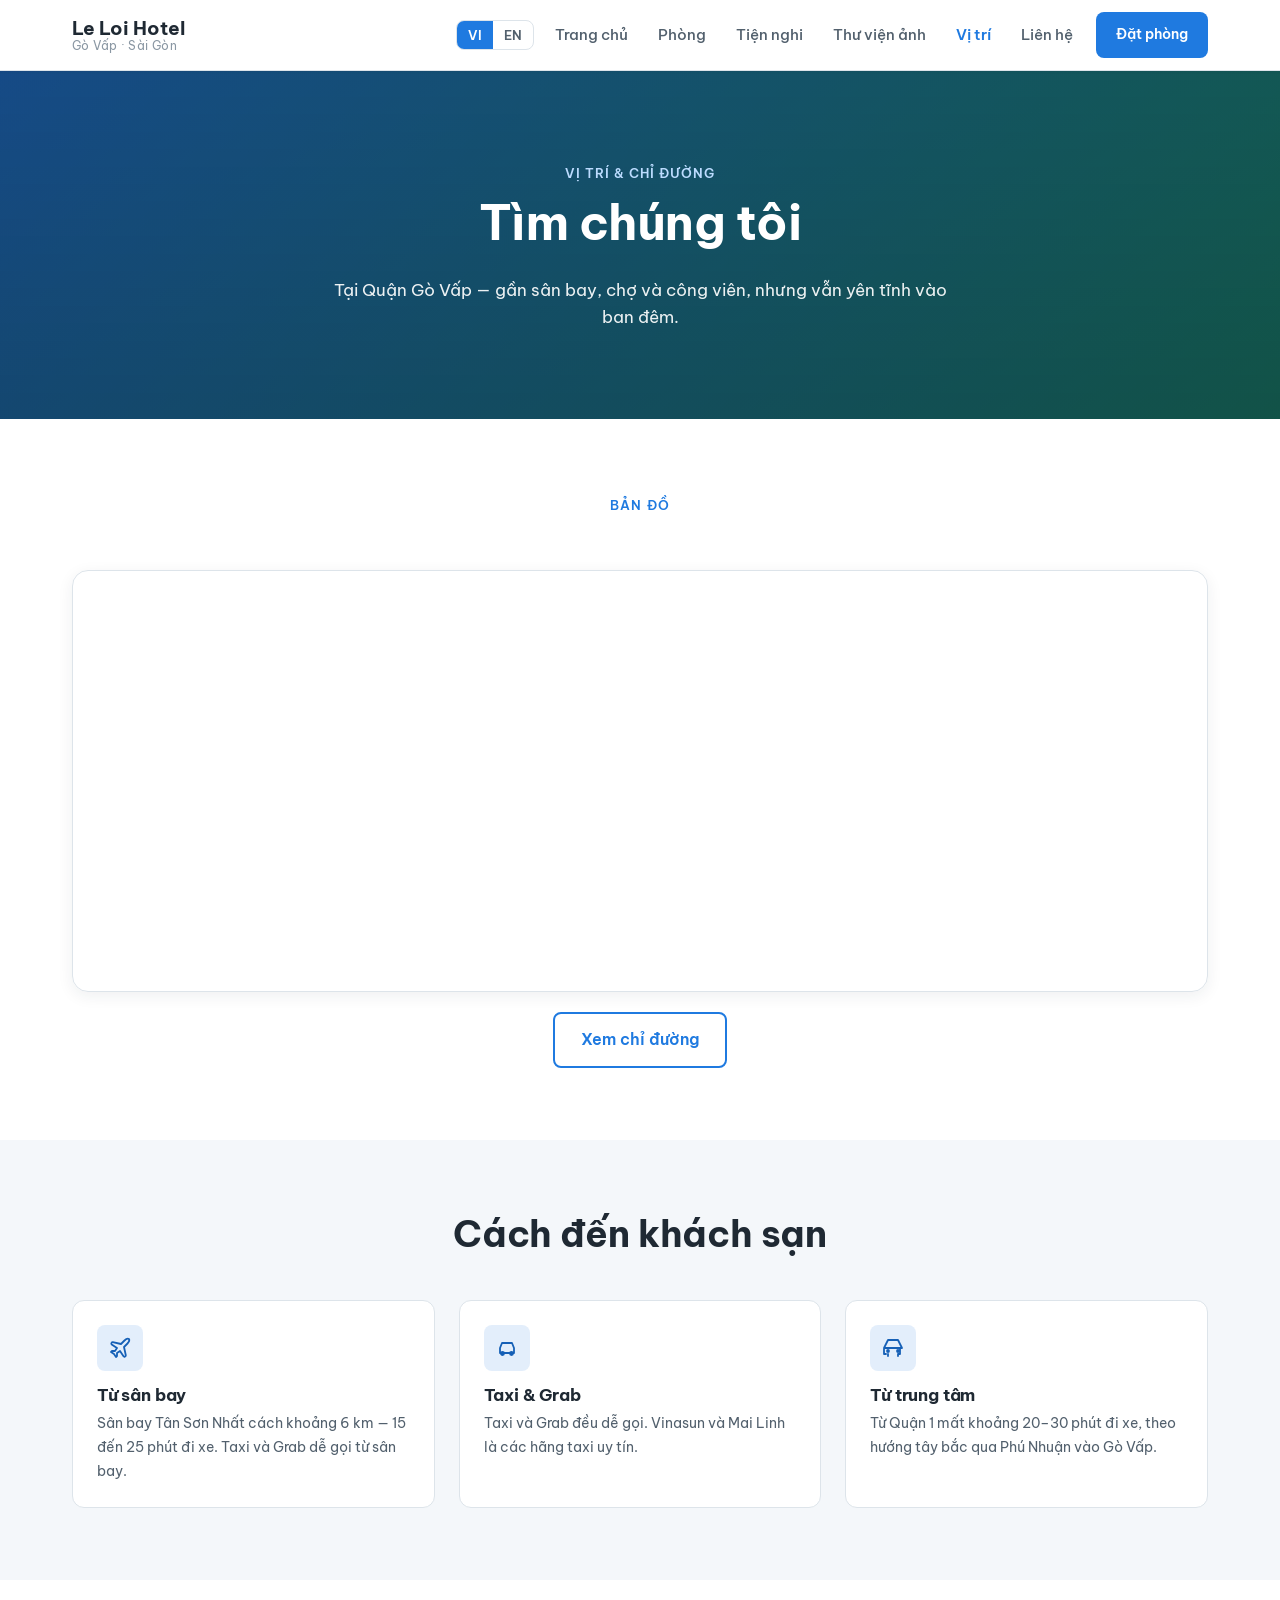
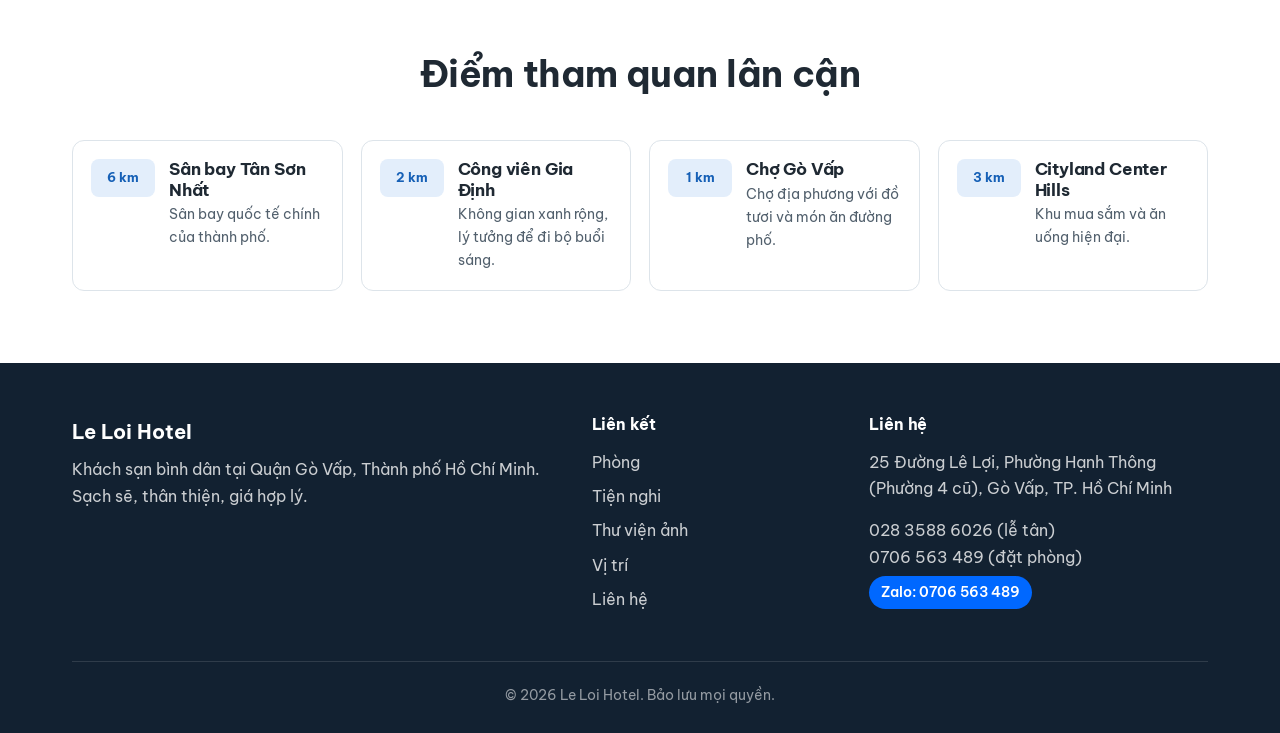
<file: location.html>
<!doctype html>
<html lang="vi">
<head>
  <meta charset="utf-8">
  <meta name="viewport" content="width=device-width, initial-scale=1">
  <title>Vị trí — Le Loi Hotel</title>
  <meta name="description" content="Le Loi Hotel tại Quận Gò Vấp, gần sân bay Tân Sơn Nhất. Chỉ đường và điểm tham quan.">
  <meta name="theme-color" content="#1f7ae0">
  <link rel="icon" href="data:image/svg+xml,%3Csvg xmlns='http://www.w3.org/2000/svg' viewBox='0 0 100 100'%3E%3Crect width='100' height='100' rx='20' fill='%231f7ae0'/%3E%3Ctext x='50' y='70' font-family='Segoe UI,sans-serif' font-size='58' font-weight='700' fill='white' text-anchor='middle'%3EL%3C/text%3E%3C/svg%3E">
  <link rel="preconnect" href="https://fonts.googleapis.com">
  <link rel="preconnect" href="https://fonts.gstatic.com" crossorigin>
  <link href="https://fonts.googleapis.com/css2?family=Be+Vietnam+Pro:wght@400;500;600;700&display=swap" rel="stylesheet">
  <link rel="stylesheet" href="css/style.css">
</head>
<body data-title-key="meta.title.loc">
  <!-- NAV -->
  <header class="nav" role="banner">
    <div class="container">
      <div class="nav__inner">
        <a href="index.html" class="nav__brand">
          <span class="nav__brand-name">Le Loi Hotel</span>
          <span class="nav__brand-tag" data-i18n="brand.tag">Gò Vấp · Sài Gòn</span>
        </a>
        <div class="nav__right">
          <div class="lang-switch" role="group" aria-label="Language">
            <button class="lang-switch__btn is-active" data-lang="vi" type="button">VI</button>
            <button class="lang-switch__btn" data-lang="en" type="button">EN</button>
          </div>
          <button class="nav__toggle" type="button" aria-label="Menu" aria-expanded="false">
            <span></span><span></span><span></span>
          </button>
          <nav class="nav__menu" aria-label="Main">
            <a href="index.html" class="nav__link" data-i18n="nav.home">Trang chủ</a>
            <a href="rooms.html" class="nav__link" data-i18n="nav.rooms">Phòng</a>
            <a href="amenities.html" class="nav__link" data-i18n="nav.amenities">Tiện nghi</a>
            <a href="gallery.html" class="nav__link" data-i18n="nav.gallery">Thư viện ảnh</a>
            <a href="location.html" class="nav__link is-active" data-i18n="nav.location">Vị trí</a>
            <a href="contact.html" class="nav__link" data-i18n="nav.contact">Liên hệ</a>
            <a href="index.html#booking" class="btn btn--primary btn--sm nav__cta" data-i18n="nav.book">Đặt phòng</a>
          </nav>
        </div>
      </div>
    </div>
  </header>

  <section class="page-hero">
    <div class="container">
      <span class="eyebrow" data-i18n="loc.eyebrow">Vị trí & chỉ đường</span>
      <h1 data-i18n="loc.title">Tìm chúng tôi</h1>
      <p data-i18n="loc.lead">Tại Quận Gò Vấp — gần sân bay, chợ và công viên, nhưng vẫn yên tĩnh vào ban đêm.</p>
    </div>
  </section>

  <section class="section">
    <div class="container">
      <div class="section-header reveal">
        <span class="eyebrow" data-i18n="loc.mapTitle">Bản đồ</span>
      </div>
      <div class="map-embed reveal">
        <!-- PLACEHOLDER: replace src with your hotel's exact Google Maps embed URL -->
        <iframe
          src="https://www.google.com/maps?q=25+Duong+Le+Loi+Phuong+Hanh+Thong+Go+Vap+Ho+Chi+Minh&output=embed"
          loading="lazy" referrerpolicy="no-referrer-when-downgrade"
          title="Map"></iframe>
      </div>
      <div class="text-center" style="margin-top:20px;">
        <a class="btn btn--outline" target="_blank" rel="noopener"
           href="https://www.google.com/maps/search/?api=1&query=25+Le+Loi+Phuong+Hanh+Thong+Go+Vap+Ho+Chi+Minh+City"
           data-i18n="btn.directions">Xem chỉ đường</a>
      </div>
    </div>
  </section>

  <section class="section section--soft">
    <div class="container">
      <div class="section-header reveal">
        <h2 data-i18n="loc.howTitle">Cách đến khách sạn</h2>
      </div>
      <div class="feature-grid">
        <div class="feature reveal"><div class="feature__icon"><svg viewBox="0 0 24 24" fill="none" stroke="currentColor" stroke-width="1.8" stroke-linecap="round" stroke-linejoin="round"><path d="M17.8 19.2 16 11l3.5-3.5C21 6 21.5 4 21 3c-1-.5-3 0-4.5 1.5L13 8 4.8 6.2c-.5-.1-.9.1-1.1.5l-.3.5c-.2.5-.1 1 .3 1.3L9 12l-2 3H4l-1 1 3 2 2 3 1-1v-3l3-2 3.5 5.3c.3.4.8.5 1.3.3l.5-.2c.4-.3.6-.7.5-1.2z"/></svg></div><h3 data-i18n="loc.airport">Từ sân bay</h3><p data-i18n="loc.airportP">Sân bay Tân Sơn Nhất cách khoảng 6 km — 15 đến 25 phút đi xe.</p></div>
        <div class="feature reveal"><div class="feature__icon"><svg viewBox="0 0 24 24" fill="none" stroke="currentColor" stroke-width="1.8" stroke-linecap="round" stroke-linejoin="round"><path d="M5 17h14M5 17v-5l2-5h10l2 5v5"/><circle cx="7.5" cy="17.5" r="1.5"/><circle cx="16.5" cy="17.5" r="1.5"/></svg></div><h3 data-i18n="loc.taxi">Taxi & Grab</h3><p data-i18n="loc.taxiP">Taxi và Grab đều dễ gọi. Vinasun và Mai Linh là các hãng uy tín.</p></div>
        <div class="feature reveal"><div class="feature__icon"><svg viewBox="0 0 24 24" fill="none" stroke="currentColor" stroke-width="1.8" stroke-linecap="round" stroke-linejoin="round"><path d="M3 12h18M3 12l4-8h10l4 8M3 12v6h2m14-6v6h-2M7 18v2M17 18v2"/><circle cx="7" cy="15" r="1"/><circle cx="17" cy="15" r="1"/></svg></div><h3 data-i18n="loc.center">Từ trung tâm</h3><p data-i18n="loc.centerP">Từ Quận 1 mất khoảng 20–30 phút đi xe, theo hướng tây bắc qua Phú Nhuận vào Gò Vấp.</p></div>
      </div>
    </div>
  </section>

  <section class="section">
    <div class="container">
      <div class="section-header reveal">
        <h2 data-i18n="loc.nearTitle">Điểm tham quan lân cận</h2>
      </div>
      <div class="attraction-list reveal">
        <div class="attraction"><div class="attraction__dist">6 km</div><div><h4 data-i18n="attr.airport">Sân bay Tân Sơn Nhất</h4><p data-i18n="attr.airportP">Sân bay quốc tế chính của thành phố.</p></div></div>
        <div class="attraction"><div class="attraction__dist">2 km</div><div><h4 data-i18n="attr.park">Công viên Gia Định</h4><p data-i18n="attr.parkP">Không gian xanh rộng, lý tưởng để đi bộ buổi sáng.</p></div></div>
        <div class="attraction"><div class="attraction__dist">1 km</div><div><h4 data-i18n="attr.market">Chợ Gò Vấp</h4><p data-i18n="attr.marketP">Chợ địa phương với đồ tươi và món ăn đường phố.</p></div></div>
        <div class="attraction"><div class="attraction__dist">3 km</div><div><h4 data-i18n="attr.mall">Cityland Center Hills</h4><p data-i18n="attr.mallP">Khu mua sắm và ăn uống hiện đại.</p></div></div>
      </div>
    </div>
  </section>


  <!-- FOOTER -->
  <footer class="footer">
    <div class="container">
      <div class="footer__grid">
        <div>
          <div class="footer__brand-name">Le Loi Hotel</div>
          <p data-i18n="foot.about">Khách sạn bình dân tại Quận Gò Vấp, Thành phố Hồ Chí Minh. Sạch sẽ, thân thiện, giá hợp lý.</p>
        </div>
        <div>
          <h4 data-i18n="foot.links">Liên kết</h4>
          <ul class="footer__links">
            <li><a href="rooms.html" data-i18n="nav.rooms">Phòng</a></li>
            <li><a href="amenities.html" data-i18n="nav.amenities">Tiện nghi</a></li>
            <li><a href="gallery.html" data-i18n="nav.gallery">Thư viện ảnh</a></li>
            <li><a href="location.html" data-i18n="nav.location">Vị trí</a></li>
            <li><a href="contact.html" data-i18n="nav.contact">Liên hệ</a></li>
          </ul>
        </div>
        <div>
          <h4 data-i18n="foot.contact">Liên hệ</h4>
          <p data-i18n="foot.addr">25 Đường Lê Lợi, Phường Hạnh Thông (Phường 4 cũ), Gò Vấp, TP. Hồ Chí Minh</p>
          <p>028 3588 6026 (lễ tân)<br>0706 563 489 (đặt phòng)<br><a href="https://zalo.me/0706563489" target="_blank" rel="noopener" class="zalo-link">Zalo: 0706 563 489</a></p>
        </div>
      </div>
      <div class="footer__bottom">
        © <span data-year>2026</span> Le Loi Hotel. <span data-i18n="foot.rights">Bảo lưu mọi quyền.</span>
      </div>
    </div>
  </footer>

  <script src="js/i18n.js"></script>
  <script src="js/main.js"></script>
  <script src="js/booking.js"></script>

</body>
</html>
</file>
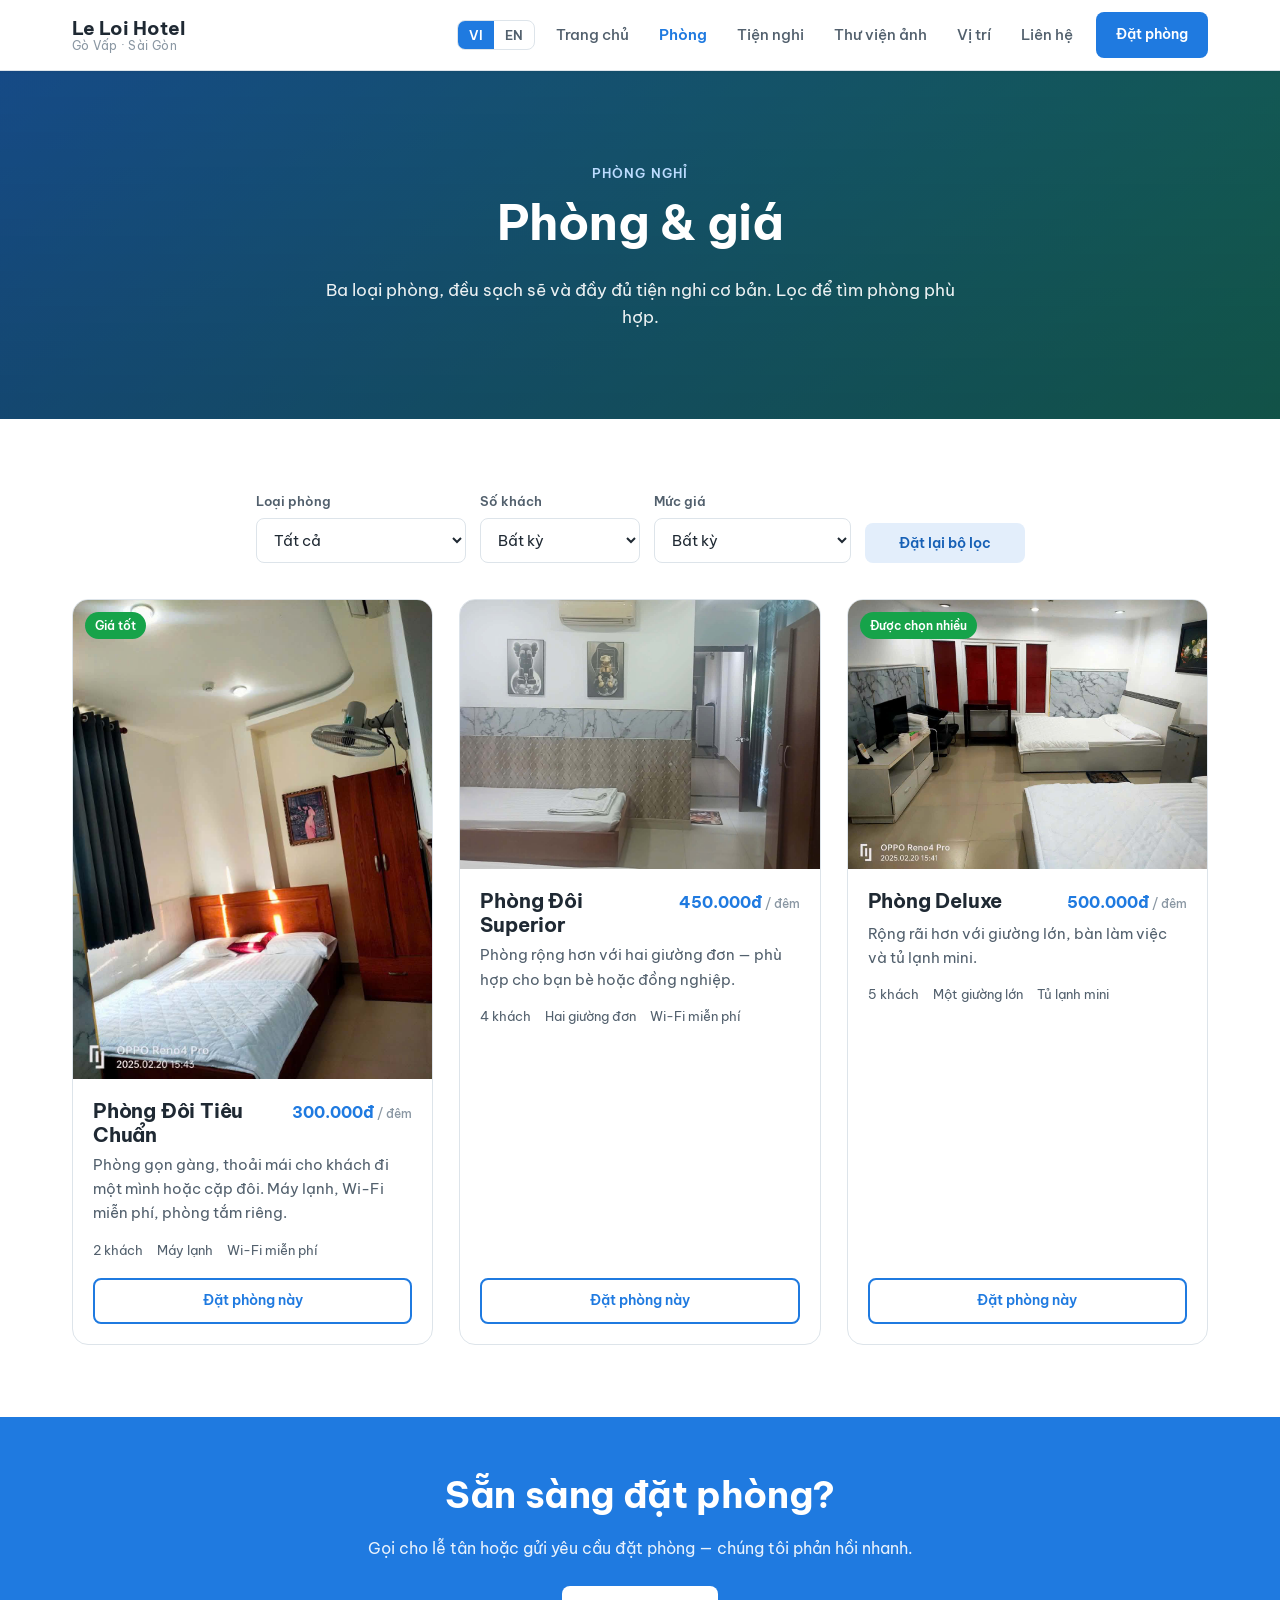
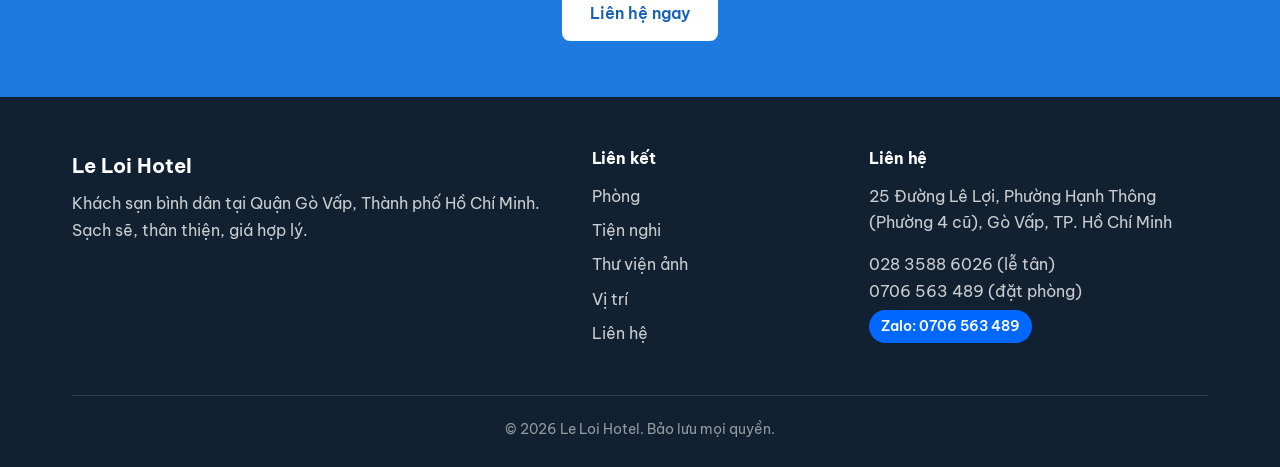
<file: rooms.html>
<!doctype html>
<html lang="vi">
<head>
  <meta charset="utf-8">
  <meta name="viewport" content="width=device-width, initial-scale=1">
  <title>Phòng & giá — Le Loi Hotel</title>
  <meta name="description" content="Bốn loại phòng sạch sẽ, giá hợp lý tại Le Loi Hotel, Gò Vấp.">
  <meta name="theme-color" content="#1f7ae0">
  <link rel="icon" href="data:image/svg+xml,%3Csvg xmlns='http://www.w3.org/2000/svg' viewBox='0 0 100 100'%3E%3Crect width='100' height='100' rx='20' fill='%231f7ae0'/%3E%3Ctext x='50' y='70' font-family='Segoe UI,sans-serif' font-size='58' font-weight='700' fill='white' text-anchor='middle'%3EL%3C/text%3E%3C/svg%3E">
  <link rel="preconnect" href="https://fonts.googleapis.com">
  <link rel="preconnect" href="https://fonts.gstatic.com" crossorigin>
  <link href="https://fonts.googleapis.com/css2?family=Be+Vietnam+Pro:wght@400;500;600;700&display=swap" rel="stylesheet">
  <link rel="stylesheet" href="css/style.css">
</head>
<body data-title-key="meta.title.rooms">
  <!-- NAV -->
  <header class="nav" role="banner">
    <div class="container">
      <div class="nav__inner">
        <a href="index.html" class="nav__brand">
          <span class="nav__brand-name">Le Loi Hotel</span>
          <span class="nav__brand-tag" data-i18n="brand.tag">Gò Vấp · Sài Gòn</span>
        </a>
        <div class="nav__right">
          <div class="lang-switch" role="group" aria-label="Language">
            <button class="lang-switch__btn is-active" data-lang="vi" type="button">VI</button>
            <button class="lang-switch__btn" data-lang="en" type="button">EN</button>
          </div>
          <button class="nav__toggle" type="button" aria-label="Menu" aria-expanded="false">
            <span></span><span></span><span></span>
          </button>
          <nav class="nav__menu" aria-label="Main">
            <a href="index.html" class="nav__link" data-i18n="nav.home">Trang chủ</a>
            <a href="rooms.html" class="nav__link is-active" data-i18n="nav.rooms">Phòng</a>
            <a href="amenities.html" class="nav__link" data-i18n="nav.amenities">Tiện nghi</a>
            <a href="gallery.html" class="nav__link" data-i18n="nav.gallery">Thư viện ảnh</a>
            <a href="location.html" class="nav__link" data-i18n="nav.location">Vị trí</a>
            <a href="contact.html" class="nav__link" data-i18n="nav.contact">Liên hệ</a>
            <a href="index.html#booking" class="btn btn--primary btn--sm nav__cta" data-i18n="nav.book">Đặt phòng</a>
          </nav>
        </div>
      </div>
    </div>
  </header>

  <section class="page-hero">
    <div class="container">
      <span class="eyebrow" data-i18n="roomsPage.eyebrow">Phòng nghỉ</span>
      <h1 data-i18n="roomsPage.title">Phòng & giá</h1>
      <p data-i18n="roomsPage.lead">Bốn loại phòng, đều sạch sẽ và đầy đủ tiện nghi cơ bản. Lọc để tìm phòng phù hợp.</p>
    </div>
  </section>

  <section class="section">
    <div class="container">
      <!-- Filters -->
      <div class="filters reveal">
        <div class="field">
          <label data-i18n="roomsPage.filterType">Loại phòng</label>
          <select data-filter-type>
            <option value="all" data-i18n="roomsPage.allTypes">Tất cả</option>
            <option value="standard" data-i18n="room.std">Phòng Đôi Tiêu Chuẩn</option>
            <option value="superior" data-i18n="room.sup">Phòng Đôi Superior</option>
            <option value="deluxe" data-i18n="room.dlx">Phòng Deluxe</option>
          </select>
        </div>
        <div class="field">
          <label data-i18n="roomsPage.filterGuests">Số khách</label>
          <select data-filter-guests>
            <option value="any" data-i18n="roomsPage.anyGuests">Bất kỳ</option>
            <option value="2" data-i18n="roomsPage.g2plus">2+ khách</option>
            <option value="3" data-i18n="roomsPage.g3plus">3+ khách</option>
            <option value="4" data-i18n="roomsPage.g4plus">4+ khách</option>
          </select>
        </div>
        <div class="field">
          <label data-i18n="roomsPage.filterPrice">Mức giá</label>
          <select data-filter-price>
            <option value="any" data-i18n="roomsPage.anyPrice">Bất kỳ</option>
            <option value="low" data-i18n="roomsPage.priceLow">Dưới 400.000đ</option>
            <option value="mid" data-i18n="roomsPage.priceMid">400.000–600.000đ</option>
            <option value="high" data-i18n="roomsPage.priceHigh">Trên 600.000đ</option>
          </select>
        </div>
        <div class="field" style="justify-content:flex-end;">
          <button class="btn btn--ghost btn--sm" data-filter-reset data-i18n="btn.reset">Đặt lại bộ lọc</button>
        </div>
      </div>

      <p class="filter-empty" data-room-empty hidden data-i18n="roomsPage.empty">Không có phòng nào phù hợp với bộ lọc.</p>

      <div class="card-grid" data-room-grid>
        <!-- Standard -->
        <article class="room-card reveal" data-room data-type="standard" data-guests="2" data-price="300000">
          <div class="room-card__img"><img src="images/0e4d5ff3-4f43-43a6-987d-24e85d089cef.jpeg" alt="Phòng Đôi Tiêu Chuẩn" style="width:100%;height:100%;object-fit:cover;"><span class="room-card__badge" data-i18n="room.badgeValue">Giá tốt</span></div>
          <div class="room-card__body">
            <div class="room-card__title"><h3 data-i18n="room.std">Phòng Đôi Tiêu Chuẩn</h3><span class="room-card__price">300.000đ<small> <span data-i18n="room.perNight">/ đêm</span></small></span></div>
            <p class="room-card__desc" data-i18n="room.stdDesc">Phòng gọn gàng, thoải mái cho khách đi một mình hoặc cặp đôi.</p>
            <div class="room-card__meta">
              <span data-i18n="room.sleeps2">2 khách</span>
              <span data-i18n="feat.ac">Máy lạnh</span>
              <span data-i18n="feat.wifi">Wi-Fi miễn phí</span>
            </div>
            <a href="index.html#booking" class="btn btn--outline btn--sm" data-i18n="btn.bookRoom">Đặt phòng này</a>
          </div>
        </article>
        <!-- Superior -->
        <article class="room-card reveal" data-room data-type="superior" data-guests="4" data-price="450000">
          <div class="room-card__img"><img src="images/47103183-7f18-4995-8cfc-9876e59dd72d.jpeg" alt="Phòng Đôi Superior" style="width:100%;height:100%;object-fit:cover;"></div>
          <div class="room-card__body">
            <div class="room-card__title"><h3 data-i18n="room.sup">Phòng Đôi Superior</h3><span class="room-card__price">450.000đ<small> <span data-i18n="room.perNight">/ đêm</span></small></span></div>
            <p class="room-card__desc" data-i18n="room.supDesc">Phòng rộng hơn với hai giường đơn — phù hợp cho bạn bè hoặc đồng nghiệp.</p>
            <div class="room-card__meta">
              <span data-i18n="room.sleeps4">4 khách</span>
              <span data-i18n="feat.twin">Hai giường đơn</span>
              <span data-i18n="feat.wifi">Wi-Fi miễn phí</span>
            </div>
            <a href="index.html#booking" class="btn btn--outline btn--sm" data-i18n="btn.bookRoom">Đặt phòng này</a>
          </div>
        </article>
        <!-- Deluxe -->
        <article class="room-card reveal" data-room data-type="deluxe" data-guests="5" data-price="500000">
          <div class="room-card__img"><img src="images/56a2ba44-d0be-487e-beaf-c883d0c51fb4.jpeg" alt="Phòng Deluxe" style="width:100%;height:100%;object-fit:cover;"><span class="room-card__badge" data-i18n="room.badgePopular">Được chọn nhiều</span></div>
          <div class="room-card__body">
            <div class="room-card__title"><h3 data-i18n="room.dlx">Phòng Deluxe</h3><span class="room-card__price">500.000đ<small> <span data-i18n="room.perNight">/ đêm</span></small></span></div>
            <p class="room-card__desc" data-i18n="room.dlxDesc">Rộng rãi hơn với giường lớn, bàn làm việc và tủ lạnh mini.</p>
            <div class="room-card__meta">
              <span data-i18n="room.sleeps5">5 khách</span>
              <span data-i18n="feat.king">Một giường lớn</span>
              <span data-i18n="feat.fridge">Tủ lạnh mini</span>
            </div>
            <a href="index.html#booking" class="btn btn--outline btn--sm" data-i18n="btn.bookRoom">Đặt phòng này</a>
          </div>
        </article>
      </div>
    </div>
  </section>

  <section class="cta-band">
    <div class="container reveal">
      <h2 data-i18n="cta.title">Sẵn sàng đặt phòng?</h2>
      <p data-i18n="cta.lead">Gọi cho lễ tân hoặc gửi yêu cầu đặt phòng — chúng tôi phản hồi nhanh.</p>
      <a href="contact.html" class="btn btn--primary" data-i18n="cta.btn">Liên hệ ngay</a>
    </div>
  </section>


  <!-- FOOTER -->
  <footer class="footer">
    <div class="container">
      <div class="footer__grid">
        <div>
          <div class="footer__brand-name">Le Loi Hotel</div>
          <p data-i18n="foot.about">Khách sạn bình dân tại Quận Gò Vấp, Thành phố Hồ Chí Minh. Sạch sẽ, thân thiện, giá hợp lý.</p>
        </div>
        <div>
          <h4 data-i18n="foot.links">Liên kết</h4>
          <ul class="footer__links">
            <li><a href="rooms.html" data-i18n="nav.rooms">Phòng</a></li>
            <li><a href="amenities.html" data-i18n="nav.amenities">Tiện nghi</a></li>
            <li><a href="gallery.html" data-i18n="nav.gallery">Thư viện ảnh</a></li>
            <li><a href="location.html" data-i18n="nav.location">Vị trí</a></li>
            <li><a href="contact.html" data-i18n="nav.contact">Liên hệ</a></li>
          </ul>
        </div>
        <div>
          <h4 data-i18n="foot.contact">Liên hệ</h4>
          <p data-i18n="foot.addr">25 Đường Lê Lợi, Phường Hạnh Thông (Phường 4 cũ), Gò Vấp, TP. Hồ Chí Minh</p>
          <p>028 3588 6026 (lễ tân)<br>0706 563 489 (đặt phòng)<br><a href="https://zalo.me/0706563489" target="_blank" rel="noopener" class="zalo-link">Zalo: 0706 563 489</a></p>
        </div>
      </div>
      <div class="footer__bottom">
        © <span data-year>2026</span> Le Loi Hotel. <span data-i18n="foot.rights">Bảo lưu mọi quyền.</span>
      </div>
    </div>
  </footer>

  <script src="js/i18n.js"></script>
  <script src="js/main.js"></script>
  <script src="js/booking.js"></script>

</body>
</html>
</file>
<file: css/style.css>
/* ==========================================================================
   Khách sạn Đại Nghĩa — Stylesheet
   Budget-friendly - clean, friendly, trustworthy. Blue accent.
   ========================================================================== */

/* --------------------------------------------------------------------------
   1. Design Tokens
   -------------------------------------------------------------------------- */
:root {
  /* Colors — clean & practical, blue accent signals trust/value */
  --color-bg: #ffffff;
  --color-bg-soft: #f4f7fa;
  --color-bg-muted: #eaf0f6;
  --color-text: #1f2933;
  --color-text-muted: #52606d;
  --color-text-light: #8a97a3;
  --color-accent: #1f7ae0;
  --color-accent-dark: #1660b6;
  --color-accent-soft: #e3eefb;
  --color-secondary: #16a34a;       /* green for "available / included" cues */
  --color-secondary-soft: #e4f6ea;
  --color-border: #dde4ea;
  --color-overlay: rgba(255, 255, 255, 0.95);
  --color-shadow: rgba(31, 41, 51, 0.07);
  --color-shadow-strong: rgba(31, 41, 51, 0.14);
  --color-success: #16a34a;
  --color-error: #d64545;

  /* Typography — friendly, legible, free of luxury serif */
  --font-heading: 'Be Vietnam Pro', 'Segoe UI', system-ui, sans-serif;
  --font-body: 'Be Vietnam Pro', 'Segoe UI', system-ui, sans-serif;

  /* Spacing */
  --section-padding-y: 72px;
  --section-padding-y-mobile: 44px;
  --container-max: 1180px;
  --container-pad: 22px;

  /* Effects — softer, simpler than luxury build */
  --radius-sm: 8px;
  --radius-md: 12px;
  --radius-lg: 16px;
  --radius-xl: 22px;
  --shadow-sm: 0 1px 3px var(--color-shadow);
  --shadow-md: 0 4px 16px var(--color-shadow);
  --shadow-lg: 0 10px 30px var(--color-shadow-strong);
  --transition: 200ms cubic-bezier(0.4, 0, 0.2, 1);
  --transition-slow: 400ms cubic-bezier(0.4, 0, 0.2, 1);
}

/* --------------------------------------------------------------------------
   2. Reset & Base
   -------------------------------------------------------------------------- */
*, *::before, *::after { box-sizing: border-box; }

html { scroll-behavior: smooth; -webkit-text-size-adjust: 100%; }

body {
  margin: 0;
  font-family: var(--font-body);
  font-size: 16px;
  line-height: 1.65;
  color: var(--color-text);
  background: var(--color-bg);
  -webkit-font-smoothing: antialiased;
  -moz-osx-font-smoothing: grayscale;
}

h1, h2, h3, h4 {
  font-family: var(--font-heading);
  font-weight: 700;
  line-height: 1.2;
  margin: 0 0 0.5em;
  color: var(--color-text);
  letter-spacing: -0.01em;
}
h1 { font-size: clamp(2rem, 5vw, 3rem); }
h2 { font-size: clamp(1.6rem, 3.5vw, 2.3rem); }
h3 { font-size: 1.25rem; }
h4 { font-size: 1.05rem; }

p { margin: 0 0 1rem; }
a { color: var(--color-accent); text-decoration: none; transition: color var(--transition); }
a:hover { color: var(--color-accent-dark); }
img { max-width: 100%; display: block; }
ul { margin: 0; padding: 0; list-style: none; }

:focus-visible {
  outline: 3px solid var(--color-accent);
  outline-offset: 2px;
  border-radius: 3px;
}

/* --------------------------------------------------------------------------
   3. Layout helpers
   -------------------------------------------------------------------------- */
.container {
  width: 100%;
  max-width: var(--container-max);
  margin: 0 auto;
  padding: 0 var(--container-pad);
}

.section { padding: var(--section-padding-y) 0; }
.section--soft { background: var(--color-bg-soft); }
.section--muted { background: var(--color-bg-muted); }

.section-header { max-width: 680px; margin: 0 auto 44px; text-align: center; }
.section-header p { color: var(--color-text-muted); font-size: 1.05rem; }

.eyebrow {
  display: inline-block;
  font-size: 0.8rem;
  font-weight: 600;
  letter-spacing: 0.08em;
  text-transform: uppercase;
  color: var(--color-accent);
  margin-bottom: 10px;
}

@media (max-width: 768px) {
  .section { padding: var(--section-padding-y-mobile) 0; }
}

/* --------------------------------------------------------------------------
   4. Buttons
   -------------------------------------------------------------------------- */
.btn {
  display: inline-flex;
  align-items: center;
  justify-content: center;
  gap: 8px;
  font-family: var(--font-body);
  font-size: 0.98rem;
  font-weight: 600;
  padding: 13px 26px;
  border: 2px solid transparent;
  border-radius: var(--radius-sm);
  cursor: pointer;
  transition: all var(--transition);
  white-space: nowrap;
  text-align: center;
}
.btn--primary { background: var(--color-accent); color: #fff; }
.btn--primary:hover { background: var(--color-accent-dark); color: #fff; transform: translateY(-1px); }
.btn--outline { background: transparent; color: var(--color-accent); border-color: var(--color-accent); }
.btn--outline:hover { background: var(--color-accent); color: #fff; }
.btn--ghost { background: var(--color-accent-soft); color: var(--color-accent-dark); }
.btn--ghost:hover { background: var(--color-accent); color: #fff; }
.btn--sm { padding: 9px 18px; font-size: 0.9rem; }
.btn--block { width: 100%; }

/* --------------------------------------------------------------------------
   5. Navigation
   -------------------------------------------------------------------------- */
.nav {
  position: sticky;
  top: 0;
  z-index: 100;
  background: var(--color-bg);
  border-bottom: 1px solid var(--color-border);
  box-shadow: var(--shadow-sm);
}
.nav__inner {
  display: flex;
  align-items: center;
  justify-content: space-between;
  gap: 16px;
  height: 70px;
}
.nav__brand { display: flex; flex-direction: column; line-height: 1.15; }
.nav__brand-name { font-family: var(--font-heading); font-weight: 700; font-size: 1.18rem; color: var(--color-text); }
.nav__brand-tag { font-size: 0.72rem; color: var(--color-text-light); letter-spacing: 0.04em; }

.nav__menu { display: flex; align-items: center; gap: 4px; }
.nav__link {
  padding: 8px 13px;
  border-radius: var(--radius-sm);
  color: var(--color-text-muted);
  font-weight: 500;
  font-size: 0.95rem;
  transition: all var(--transition);
}
.nav__link:hover { color: var(--color-accent); background: var(--color-accent-soft); }
.nav__link.is-active { color: var(--color-accent); font-weight: 600; }
.nav__cta { margin-left: 6px; color: #fff; }
.nav__cta:hover { color: #fff; }

/* Nav right group (lang switch + hamburger + menu) */
.nav__right {
  display: flex;
  align-items: center;
  gap: 8px;
}

/* Language toggle */
.lang-switch {
  display: inline-flex;
  border: 1.5px solid var(--color-border);
  border-radius: var(--radius-sm);
  overflow: hidden;
}
.lang-switch__btn {
  border: none;
  background: transparent;
  padding: 6px 11px;
  font-family: var(--font-body);
  font-size: 0.82rem;
  font-weight: 600;
  color: var(--color-text-muted);
  cursor: pointer;
  transition: all var(--transition);
}
.lang-switch__btn.is-active { background: var(--color-accent); color: #fff; }

.nav__toggle {
  display: none;
  flex-direction: column;
  gap: 5px;
  background: none;
  border: none;
  cursor: pointer;
  padding: 8px;
}
.nav__toggle span {
  width: 24px; height: 2px;
  background: var(--color-text);
  border-radius: 2px;
  transition: all var(--transition);
}

@media (max-width: 860px) {
  .nav__toggle { display: flex; }
  .nav__menu {
    position: fixed;
    top: 70px; left: 0; right: 0;
    flex-direction: column;
    align-items: stretch;
    background: var(--color-bg);
    padding: 16px var(--container-pad) 28px;
    gap: 6px;
    border-bottom: 1px solid var(--color-border);
    box-shadow: var(--shadow-md);
    transform: translateY(-130%);
    transition: transform var(--transition-slow);
    max-height: calc(100vh - 70px);
    overflow-y: auto;
  }
  .nav__menu.is-open { transform: translateY(0); }
  .nav__link { padding: 12px 14px; font-size: 1.02rem; }
  .nav__cta { margin: 8px 0 0; }
}

/* --------------------------------------------------------------------------
   6. Hero
   -------------------------------------------------------------------------- */
.hero {
  position: relative;
  background:
    linear-gradient(180deg, rgba(15, 40, 70, 0.62), rgba(15, 40, 70, 0.72)),
    var(--hero-img, linear-gradient(135deg, #1f7ae0, #16a34a)) center/cover no-repeat;
  color: #fff;
  padding: clamp(56px, 9vw, 104px) 0;
}
.hero__grid { display: grid; grid-template-columns: 1.1fr 0.9fr; gap: 44px; align-items: center; }
.hero__copy { max-width: 620px; }
.hero h1 { color: #fff; }
.hero__lead { font-size: 1.1rem; color: rgba(255,255,255,0.92); margin-bottom: 26px; }
.hero .eyebrow { color: #bcdcff; }
.hero__meta { display: flex; gap: 28px; margin-top: 30px; flex-wrap: wrap; }
.hero__meta-item { display: flex; flex-direction: column; }
.hero__meta-item .label { font-size: 0.74rem; text-transform: uppercase; letter-spacing: 0.06em; color: rgba(255,255,255,0.7); }
.hero__meta-item .value { font-weight: 600; font-size: 1.02rem; }

@media (max-width: 860px) {
  .hero__grid { grid-template-columns: 1fr; }
}

/* --------------------------------------------------------------------------
   7. Booking widget
   -------------------------------------------------------------------------- */
.booking-card {
  background: #fff;
  border-radius: var(--radius-lg);
  box-shadow: var(--shadow-lg);
  padding: 26px;
  color: var(--color-text);
}
.booking-card h3 { margin-bottom: 4px; }
.booking-card__sub { font-size: 0.88rem; color: var(--color-text-muted); margin-bottom: 18px; }
.booking-grid { display: grid; grid-template-columns: 1fr 1fr; gap: 14px; }
.field { display: flex; flex-direction: column; gap: 5px; margin-bottom: 14px; }
.field--full { grid-column: 1 / -1; }
.field label { font-size: 0.82rem; font-weight: 600; color: var(--color-text-muted); }
.field input, .field select, .field textarea {
  font-family: var(--font-body);
  font-size: 0.95rem;
  padding: 11px 13px;
  border: 1.5px solid var(--color-border);
  border-radius: var(--radius-sm);
  background: #fff;
  color: var(--color-text);
  transition: border-color var(--transition);
  width: 100%;
}
.field input:focus, .field select:focus, .field textarea:focus {
  outline: none;
  border-color: var(--color-accent);
}
.field--error input, .field--error select, .field--error textarea { border-color: var(--color-error); }
.field__error { color: var(--color-error); font-size: 0.8rem; min-height: 1em; }

/* --------------------------------------------------------------------------
   8. Cards / grids
   -------------------------------------------------------------------------- */
.card-grid { display: grid; grid-template-columns: repeat(auto-fit, minmax(280px, 1fr)); gap: 26px; }

.room-card {
  background: #fff;
  border: 1px solid var(--color-border);
  border-radius: var(--radius-lg);
  overflow: hidden;
  display: flex;
  flex-direction: column;
  transition: transform var(--transition), box-shadow var(--transition);
}
.room-card:hover { transform: translateY(-4px); box-shadow: var(--shadow-md); }
.room-card__img { aspect-ratio: 4 / 3; background: var(--color-bg-muted) center/cover no-repeat; position: relative; }
.room-card__badge {
  position: absolute; top: 12px; left: 12px;
  background: var(--color-secondary); color: #fff;
  font-size: 0.72rem; font-weight: 600;
  padding: 4px 10px; border-radius: 100px;
}
.room-card__body { padding: 20px; display: flex; flex-direction: column; flex: 1; }
.room-card__title { display: flex; justify-content: space-between; align-items: baseline; gap: 10px; margin-bottom: 6px; }
.room-card__title h3 { margin: 0; }
.room-card__price { font-weight: 700; color: var(--color-accent); white-space: nowrap; }
.room-card__price small { font-weight: 500; color: var(--color-text-light); font-size: 0.78rem; }
.room-card__desc { color: var(--color-text-muted); font-size: 0.92rem; margin-bottom: 14px; }
.room-card__meta { display: flex; gap: 14px; font-size: 0.84rem; color: var(--color-text-muted); margin-bottom: 16px; flex-wrap: wrap; }
.room-card__meta span { display: inline-flex; align-items: center; gap: 5px; }
.room-card .btn { margin-top: auto; }

/* Feature grid (amenities / why-us) */
.feature-grid { display: grid; grid-template-columns: repeat(auto-fit, minmax(240px, 1fr)); gap: 24px; }
.feature {
  background: #fff;
  border: 1px solid var(--color-border);
  border-radius: var(--radius-md);
  padding: 24px;
  transition: transform var(--transition), box-shadow var(--transition);
}
.feature:hover { transform: translateY(-3px); box-shadow: var(--shadow-md); }
.feature__icon {
  width: 46px; height: 46px;
  display: grid; place-items: center;
  background: var(--color-accent-soft);
  color: var(--color-accent-dark);
  border-radius: var(--radius-sm);
  margin-bottom: 14px;
}
.feature__icon svg { width: 24px; height: 24px; }
.feature h3 { font-size: 1.08rem; margin-bottom: 6px; }
.feature p { font-size: 0.9rem; color: var(--color-text-muted); margin: 0; }

/* Services list */
.services-list { display: grid; grid-template-columns: repeat(auto-fit, minmax(260px, 1fr)); gap: 20px; }
.service-item { padding: 20px; border-left: 3px solid var(--color-accent); background: var(--color-bg-soft); border-radius: 0 var(--radius-sm) var(--radius-sm) 0; }
.service-item h4 { margin-bottom: 5px; }
.service-item p { font-size: 0.9rem; color: var(--color-text-muted); margin: 0; }

/* --------------------------------------------------------------------------
   9. Welcome / split sections
   -------------------------------------------------------------------------- */
.welcome__grid, .split__grid { display: grid; grid-template-columns: 1fr 1fr; gap: 48px; align-items: center; }
.welcome__image img, .split__image img { border-radius: var(--radius-lg); box-shadow: var(--shadow-md); width: 100%; }
.split__image { aspect-ratio: 4 / 3; border-radius: var(--radius-lg); background: var(--color-bg-muted) center/cover; box-shadow: var(--shadow-md); }
@media (max-width: 860px) {
  .welcome__grid, .split__grid { grid-template-columns: 1fr; gap: 28px; }
}

/* --------------------------------------------------------------------------
   10. Page hero (subpages)
   -------------------------------------------------------------------------- */
.page-hero {
  background:
    linear-gradient(rgba(15, 40, 70, 0.58), rgba(15, 40, 70, 0.66)),
    var(--page-hero-img, linear-gradient(135deg, #1f7ae0, #16a34a)) center/cover no-repeat;
  color: #fff;
  padding: clamp(48px, 7vw, 88px) 0;
  text-align: center;
}
.page-hero h1 { color: #fff; }
.page-hero p { max-width: 640px; margin: 0 auto; color: rgba(255,255,255,0.92); font-size: 1.05rem; }
.page-hero .eyebrow { color: #bcdcff; }

/* --------------------------------------------------------------------------
   11. Filters (rooms / gallery)
   -------------------------------------------------------------------------- */
.filters { display: flex; flex-wrap: wrap; gap: 14px; justify-content: center; margin-bottom: 36px; }
.filters .field { margin: 0; min-width: 160px; }
.filter-tabs { display: flex; flex-wrap: wrap; gap: 8px; justify-content: center; margin-bottom: 32px; }
.filter-tab {
  padding: 8px 18px;
  border: 1.5px solid var(--color-border);
  border-radius: 100px;
  background: #fff;
  font-family: var(--font-body);
  font-weight: 500;
  font-size: 0.9rem;
  color: var(--color-text-muted);
  cursor: pointer;
  transition: all var(--transition);
}
.filter-tab:hover { border-color: var(--color-accent); color: var(--color-accent); }
.filter-tab.is-active { background: var(--color-accent); border-color: var(--color-accent); color: #fff; }

.filter-empty { text-align: center; color: var(--color-text-muted); padding: 40px 0; }

/* --------------------------------------------------------------------------
   12. Gallery
   -------------------------------------------------------------------------- */
.gallery-grid { display: grid; grid-template-columns: repeat(auto-fill, minmax(240px, 1fr)); gap: 14px; }
.gallery-item {
  aspect-ratio: 1 / 1;
  border-radius: var(--radius-md);
  overflow: hidden;
  cursor: pointer;
  background: var(--color-bg-muted);
  border: none;
  padding: 0;
  position: relative;
}
.gallery-item img { width: 100%; height: 100%; object-fit: cover; transition: transform var(--transition-slow); }
.gallery-item:hover img { transform: scale(1.06); }

/* Lightbox */
.lightbox {
  position: fixed; inset: 0; z-index: 200;
  background: rgba(10, 20, 35, 0.92);
  display: none;
  align-items: center; justify-content: center;
  padding: 24px;
}
.lightbox.is-open { display: flex; }
.lightbox__img { max-width: 90vw; max-height: 82vh; border-radius: var(--radius-md); }
.lightbox__btn {
  position: absolute;
  background: rgba(255,255,255,0.14);
  border: none; color: #fff;
  width: 48px; height: 48px;
  border-radius: 50%;
  font-size: 1.5rem; cursor: pointer;
  display: grid; place-items: center;
  transition: background var(--transition);
}
.lightbox__btn:hover { background: rgba(255,255,255,0.28); }
.lightbox__close { top: 20px; right: 20px; }
.lightbox__prev { left: 20px; top: 50%; transform: translateY(-50%); }
.lightbox__next { right: 20px; top: 50%; transform: translateY(-50%); }

/* --------------------------------------------------------------------------
   13. FAQ
   -------------------------------------------------------------------------- */
.faq { max-width: 760px; margin: 0 auto; }
.faq-item { border: 1px solid var(--color-border); border-radius: var(--radius-md); margin-bottom: 12px; overflow: hidden; background: #fff; }
.faq-q {
  width: 100%; text-align: left;
  background: none; border: none;
  padding: 18px 20px;
  font-family: var(--font-heading); font-weight: 600; font-size: 1.02rem;
  color: var(--color-text);
  cursor: pointer;
  display: flex; justify-content: space-between; align-items: center; gap: 14px;
}
.faq-q__icon { transition: transform var(--transition); color: var(--color-accent); flex-shrink: 0; }
.faq-item.is-open .faq-q__icon { transform: rotate(45deg); }
.faq-a { max-height: 0; overflow: hidden; transition: max-height var(--transition-slow); }
.faq-a__inner { padding: 0 20px 18px; color: var(--color-text-muted); font-size: 0.95rem; }

/* --------------------------------------------------------------------------
   14. Testimonials
   -------------------------------------------------------------------------- */
.testimonial-carousel { max-width: 760px; margin: 0 auto; position: relative; text-align: center; }
.testimonial { display: none; }
.testimonial.is-active { display: block; animation: fade 0.5s ease; }
.testimonial__stars { color: #f5a623; margin-bottom: 12px; letter-spacing: 2px; }
.testimonial__quote { font-size: 1.18rem; line-height: 1.6; color: var(--color-text); margin-bottom: 16px; }
.testimonial__author { font-weight: 600; color: var(--color-accent); }
.testimonial__role { font-size: 0.85rem; color: var(--color-text-light); }
.testimonial-dots { display: flex; gap: 8px; justify-content: center; margin-top: 22px; }
.testimonial-dot { width: 10px; height: 10px; border-radius: 50%; border: none; background: var(--color-border); cursor: pointer; transition: background var(--transition); }
.testimonial-dot.is-active { background: var(--color-accent); }
@keyframes fade { from { opacity: 0; } to { opacity: 1; } }

/* --------------------------------------------------------------------------
   15. Attractions
   -------------------------------------------------------------------------- */
.attraction-list { display: grid; grid-template-columns: repeat(auto-fit, minmax(250px, 1fr)); gap: 18px; }
.attraction {
  display: flex; gap: 14px; align-items: flex-start;
  padding: 18px;
  border: 1px solid var(--color-border);
  border-radius: var(--radius-md);
  background: #fff;
}
.attraction__dist { flex-shrink: 0; background: var(--color-accent-soft); color: var(--color-accent-dark); font-weight: 700; font-size: 0.82rem; padding: 8px 10px; border-radius: var(--radius-sm); text-align: center; min-width: 64px; }
.attraction h4 { margin-bottom: 3px; }
.attraction p { font-size: 0.88rem; color: var(--color-text-muted); margin: 0; }

/* --------------------------------------------------------------------------
   16. Contact
   -------------------------------------------------------------------------- */
.contact-grid { display: grid; grid-template-columns: 1.3fr 0.7fr; gap: 40px; align-items: start; }
.contact-grid--single { grid-template-columns: 1fr; max-width: 520px; }
.contact-aside { background: var(--color-bg-soft); border-radius: var(--radius-lg); padding: 26px; }
.contact-aside h3 { margin-bottom: 14px; }
.contact-detail { display: flex; gap: 12px; margin-bottom: 16px; align-items: flex-start; }
.contact-detail__icon { color: var(--color-accent); flex-shrink: 0; margin-top: 2px; }
.contact-detail__label { font-size: 0.78rem; text-transform: uppercase; letter-spacing: 0.05em; color: var(--color-text-light); }
.contact-detail__value { font-weight: 500; }
.form-note { font-size: 0.82rem; color: var(--color-text-light); margin-top: 4px; }
.form-status { padding: 14px 16px; border-radius: var(--radius-sm); margin-bottom: 16px; display: none; }
.form-status.is-visible { display: block; }
.form-status--success { background: var(--color-secondary-soft); color: var(--color-success); }
@media (max-width: 860px) {
  .contact-grid { grid-template-columns: 1fr; gap: 28px; }
}

/* --------------------------------------------------------------------------
   17. Map
   -------------------------------------------------------------------------- */
.map-embed { border-radius: var(--radius-lg); overflow: hidden; box-shadow: var(--shadow-md); border: 1px solid var(--color-border); }
.map-embed iframe { display: block; width: 100%; height: 420px; border: 0; }

/* --------------------------------------------------------------------------
   18. Modal
   -------------------------------------------------------------------------- */
.modal { position: fixed; inset: 0; z-index: 300; display: none; align-items: center; justify-content: center; padding: 24px; }
.modal.is-open { display: flex; }
.modal__overlay { position: absolute; inset: 0; background: rgba(10, 20, 35, 0.6); }
.modal__dialog {
  position: relative;
  background: #fff;
  border-radius: var(--radius-lg);
  box-shadow: var(--shadow-lg);
  max-width: 480px; width: 100%;
  padding: 32px;
  animation: pop 0.3s ease;
}
@keyframes pop { from { transform: scale(0.94); opacity: 0; } to { transform: scale(1); opacity: 1; } }
.modal__close { position: absolute; top: 14px; right: 14px; background: none; border: none; cursor: pointer; color: var(--color-text-muted); padding: 6px; }
.modal__icon { width: 56px; height: 56px; display: grid; place-items: center; background: var(--color-secondary-soft); color: var(--color-success); border-radius: 50%; margin-bottom: 16px; }
.modal__summary { background: var(--color-bg-soft); border-radius: var(--radius-md); padding: 16px; margin: 18px 0; }
.modal__row { display: flex; justify-content: space-between; padding: 5px 0; font-size: 0.92rem; }
.modal__row .label { color: var(--color-text-muted); }
.modal__row .value { font-weight: 600; }

/* --------------------------------------------------------------------------
   19. Footer
   -------------------------------------------------------------------------- */
.footer { background: #122131; color: rgba(255,255,255,0.78); padding: 52px 0 26px; }
.footer__grid { display: grid; grid-template-columns: 2fr 1fr 1.4fr; gap: 36px; margin-bottom: 36px; }
.footer h4 { color: #fff; font-size: 1rem; margin-bottom: 14px; }
.footer__brand-name { font-family: var(--font-heading); font-weight: 700; font-size: 1.25rem; color: #fff; margin-bottom: 8px; }
.footer a { color: rgba(255,255,255,0.78); }
.footer a:hover { color: #fff; }
.zalo-link {
  display: inline-flex;
  align-items: center;
  gap: 6px;
  background: #0068ff;
  color: #fff !important;
  padding: 5px 12px;
  border-radius: 20px;
  font-size: 0.88rem;
  font-weight: 600;
  margin-top: 6px;
  text-decoration: none;
}
.zalo-link:hover { background: #0057d9; color: #fff !important; }
.footer__links li { margin-bottom: 8px; }
.footer__bottom { border-top: 1px solid rgba(255,255,255,0.12); padding-top: 22px; font-size: 0.85rem; color: rgba(255,255,255,0.55); text-align: center; }
@media (max-width: 768px) {
  .footer__grid { grid-template-columns: 1fr; gap: 28px; }
}

/* --------------------------------------------------------------------------
   20. Reveal animation
   -------------------------------------------------------------------------- */
.reveal { opacity: 0; transform: translateY(24px); transition: opacity var(--transition-slow), transform var(--transition-slow); }
.reveal.is-visible { opacity: 1; transform: translateY(0); }

/* --------------------------------------------------------------------------
   21. Utilities
   -------------------------------------------------------------------------- */
.text-center { text-align: center; }
.mt-0 { margin-top: 0; }
.cta-band { background: var(--color-accent); color: #fff; text-align: center; padding: 56px 0; }
.cta-band h2 { color: #fff; }
.cta-band p { color: rgba(255,255,255,0.9); max-width: 560px; margin: 0 auto 24px; }
.cta-band .btn--primary { background: #fff; color: var(--color-accent-dark); }
.cta-band .btn--primary:hover { background: var(--color-bg-soft); }

/* Hide elements for the inactive language handled by JS toggling [data-i18n] text;
   elements that only exist in one language can use these helpers. */
[hidden] { display: none !important; }

@media (prefers-reduced-motion: reduce) {
  *, *::before, *::after { animation-duration: 0.01ms !important; transition-duration: 0.01ms !important; }
  .reveal { opacity: 1; transform: none; }
  html { scroll-behavior: auto; }
}
</file>
